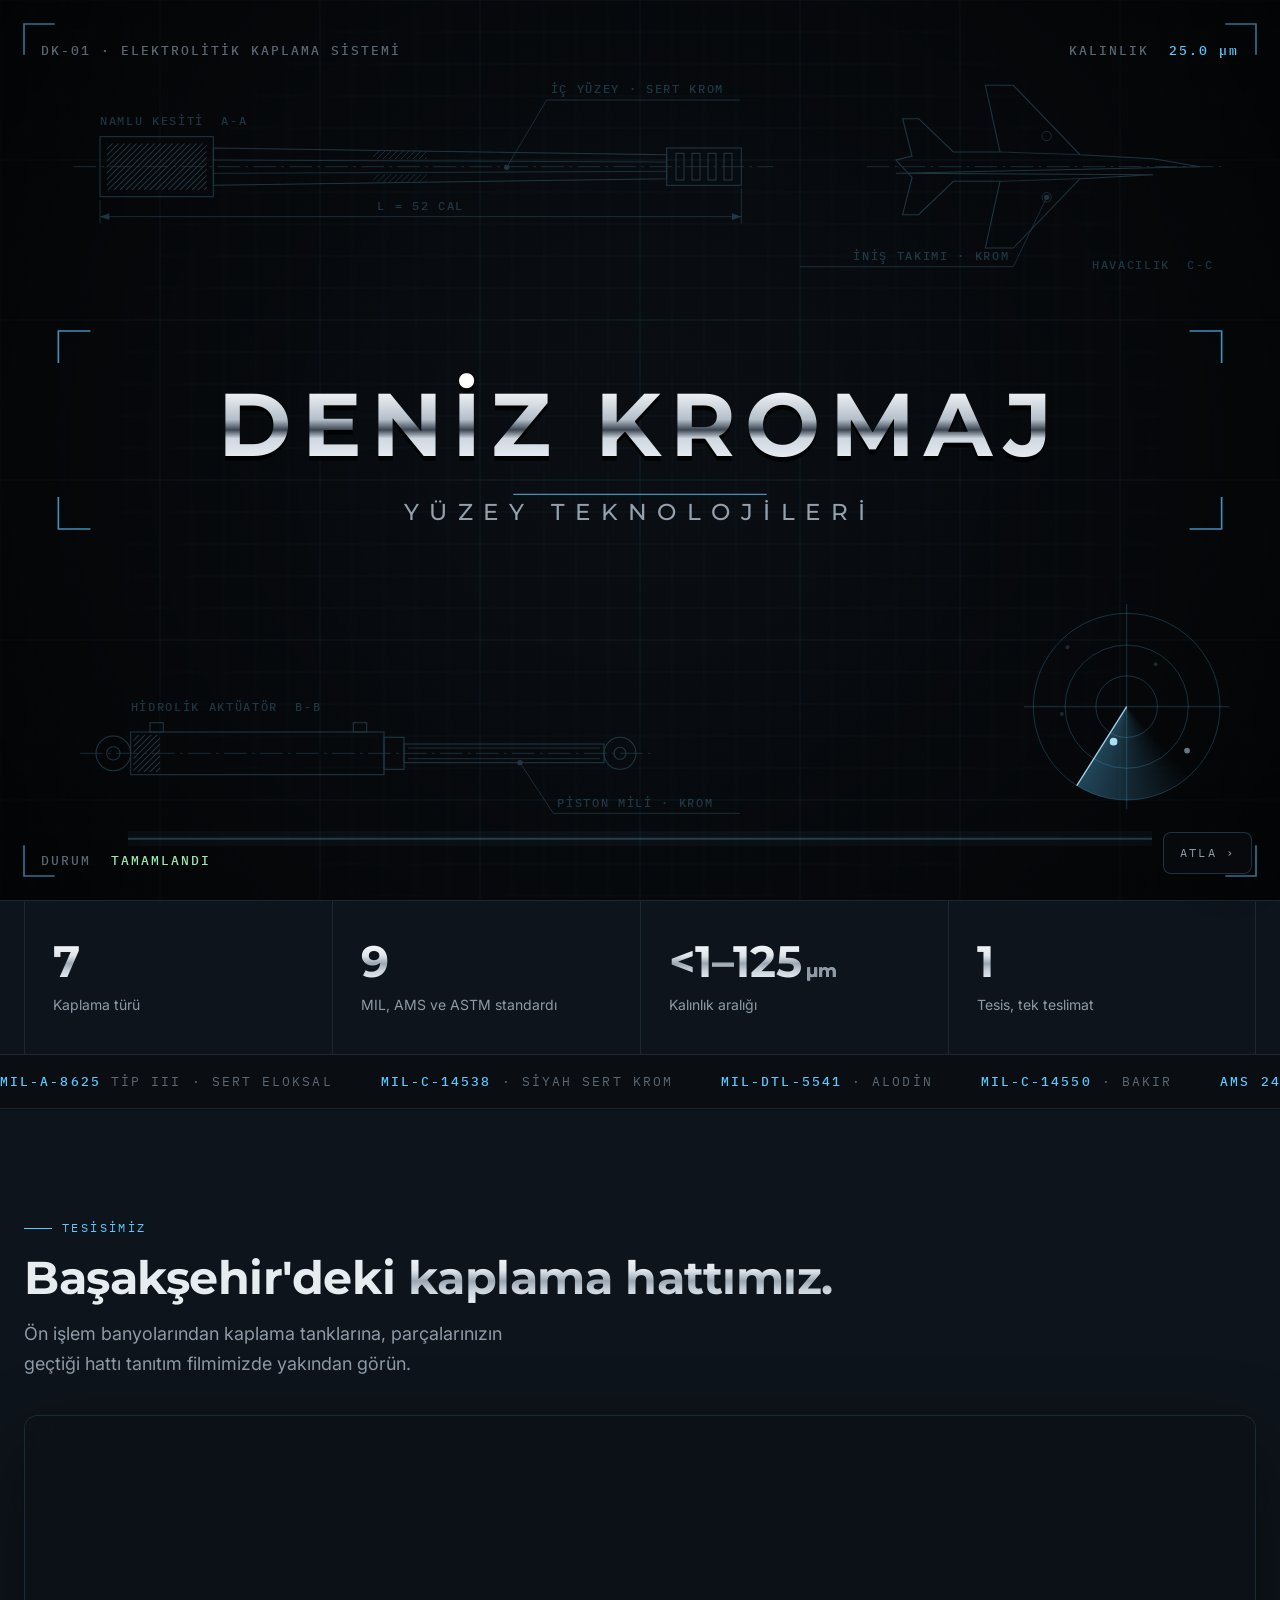
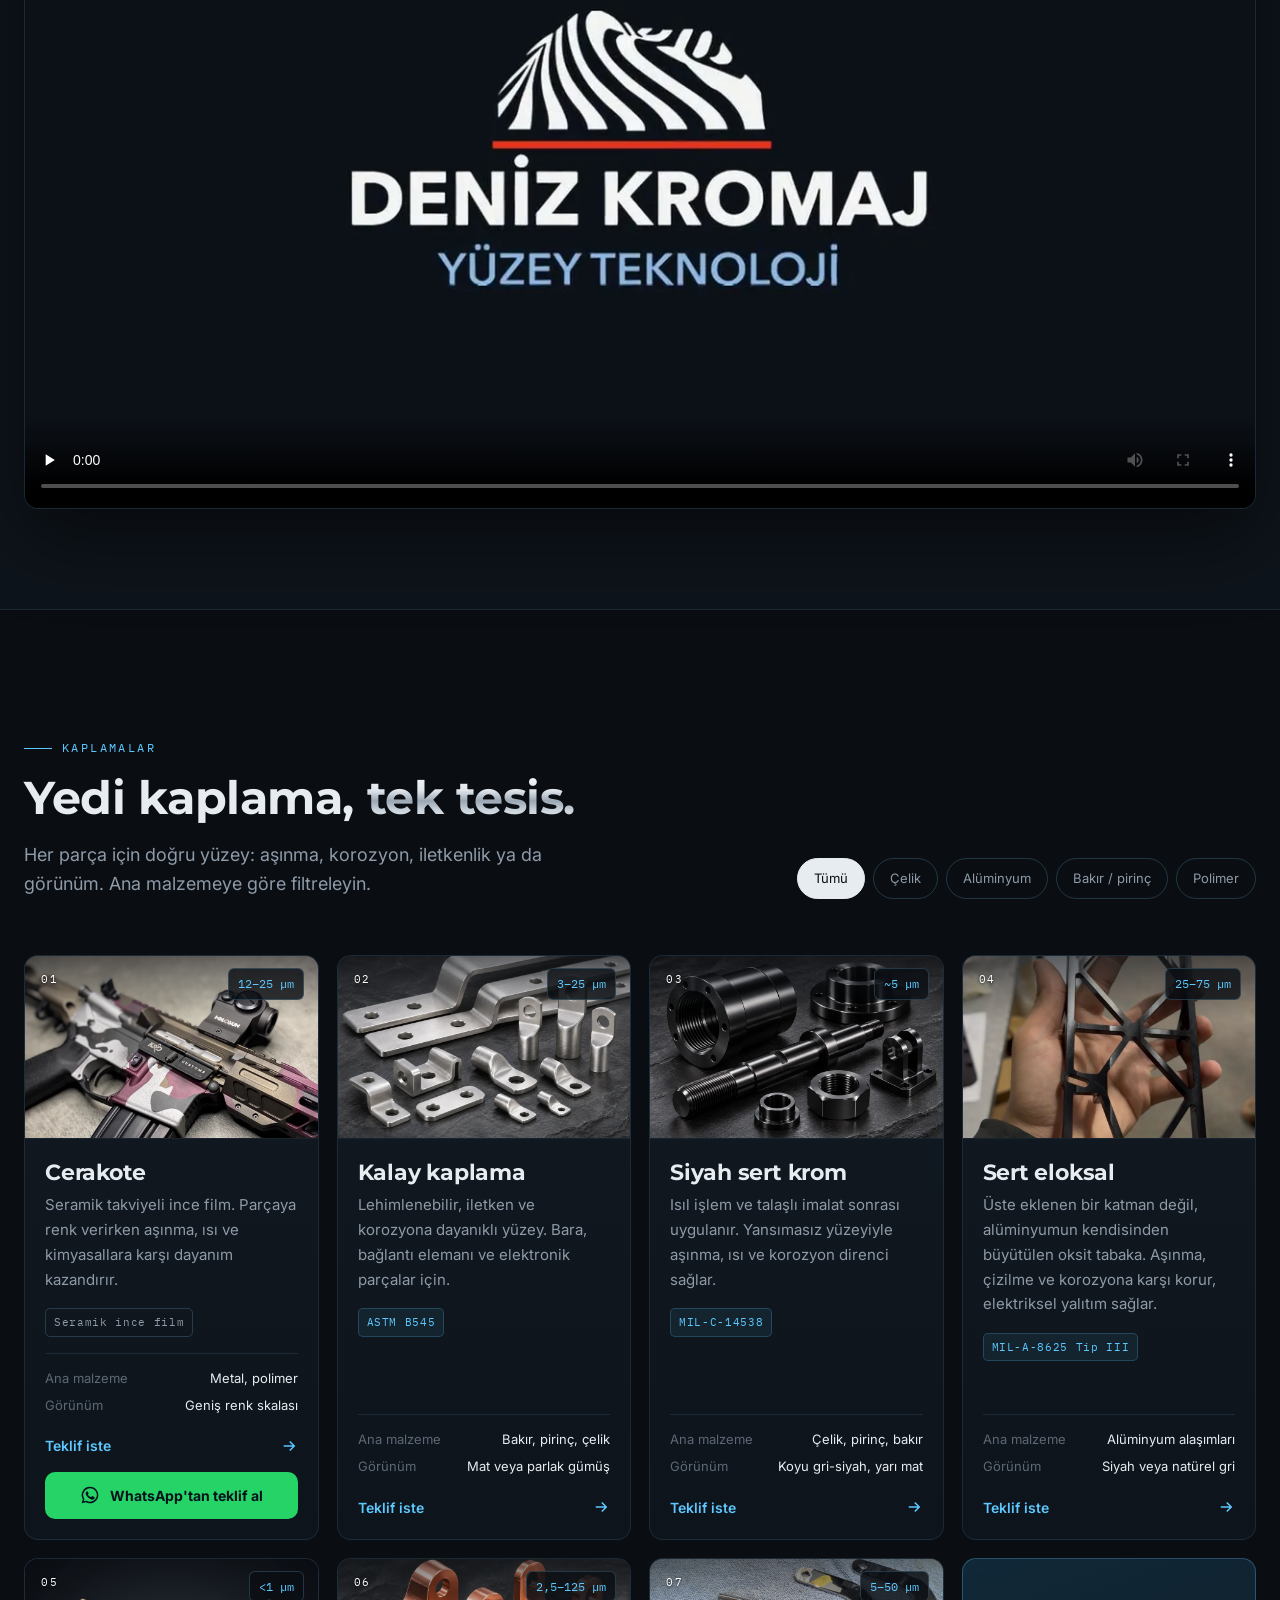
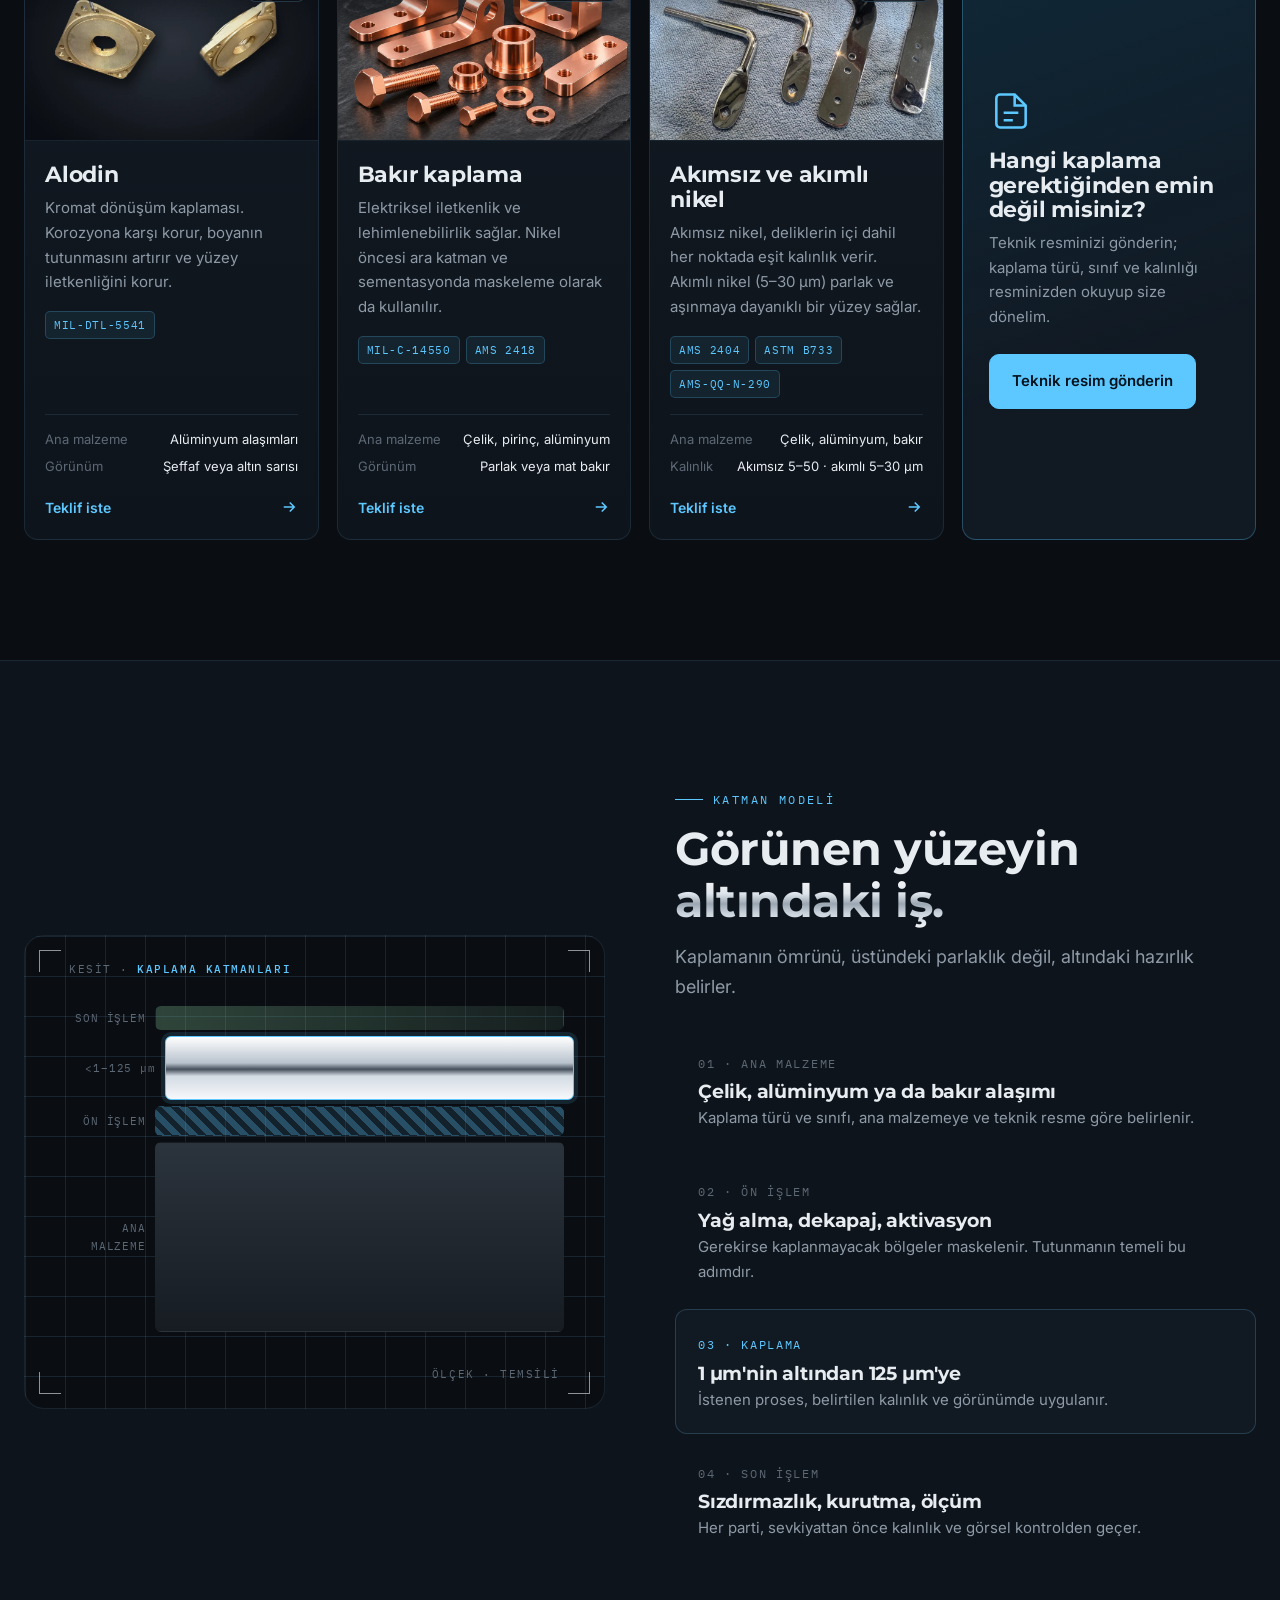
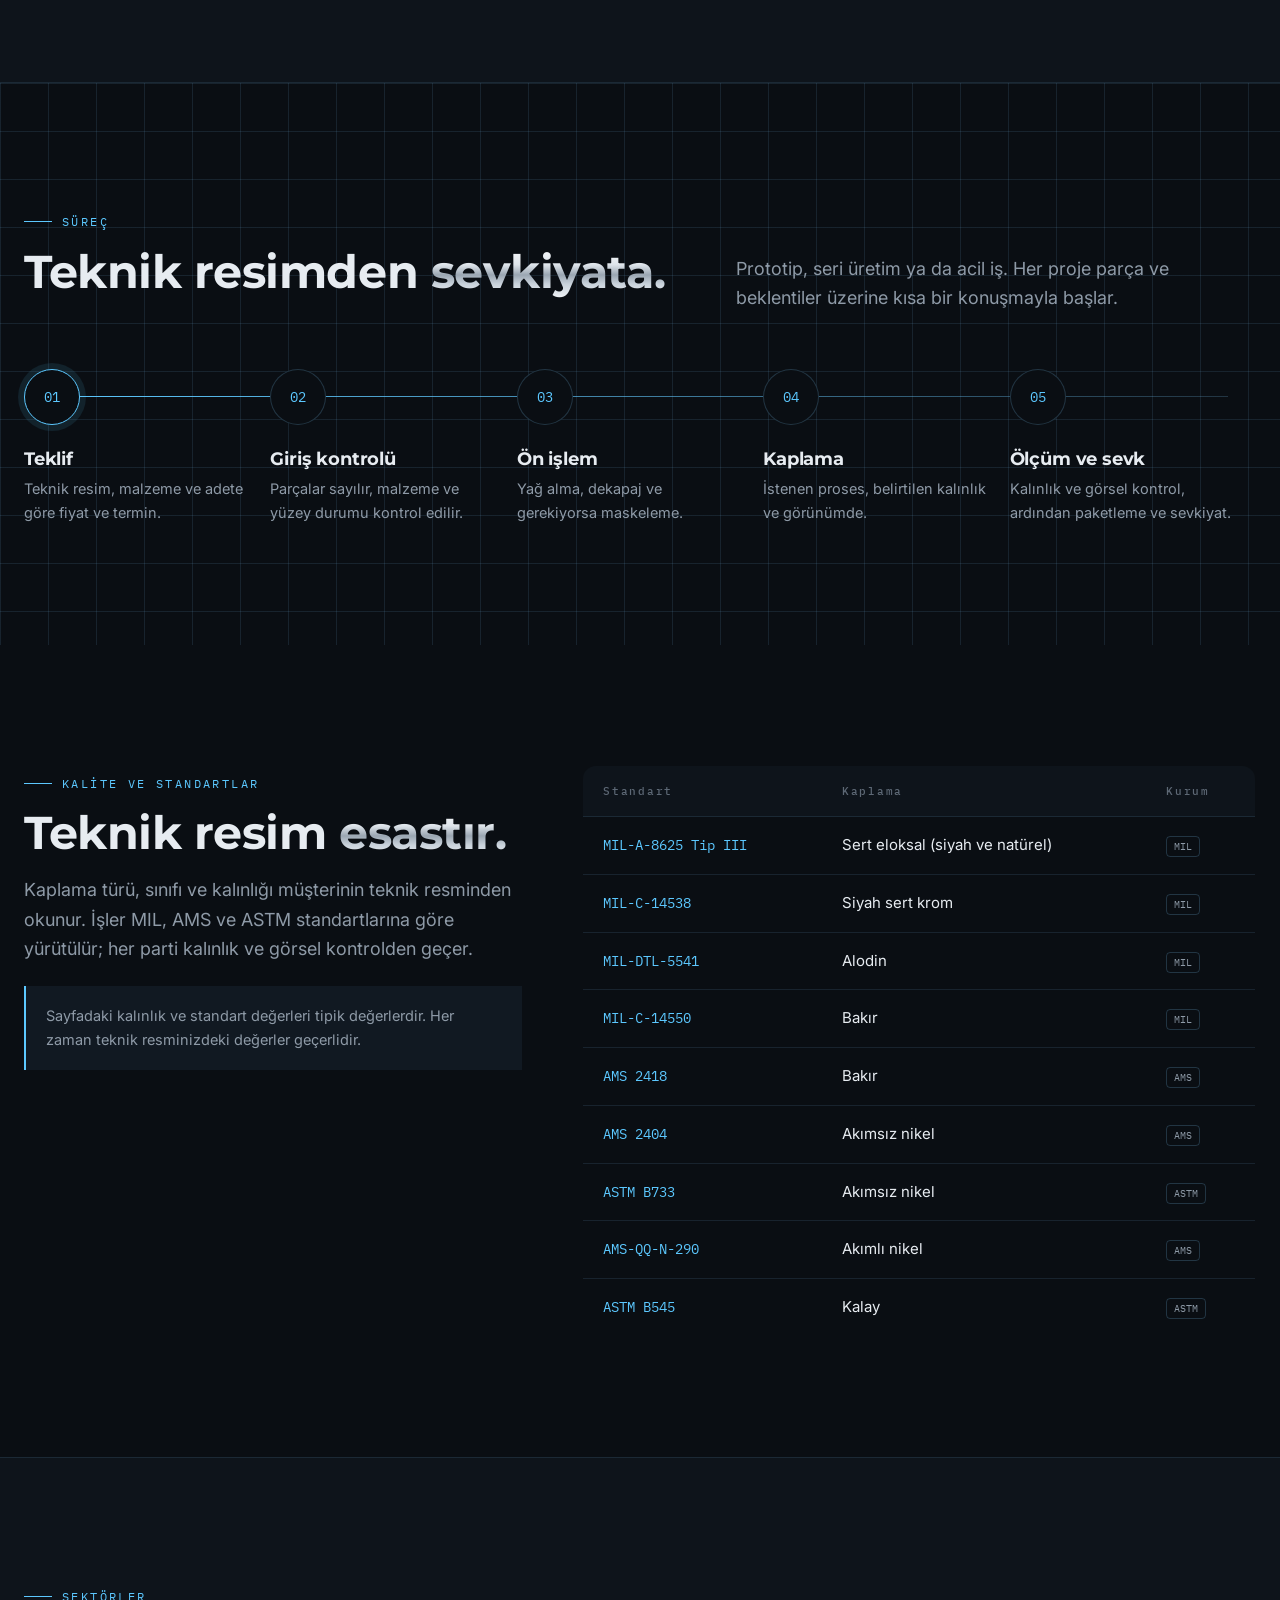
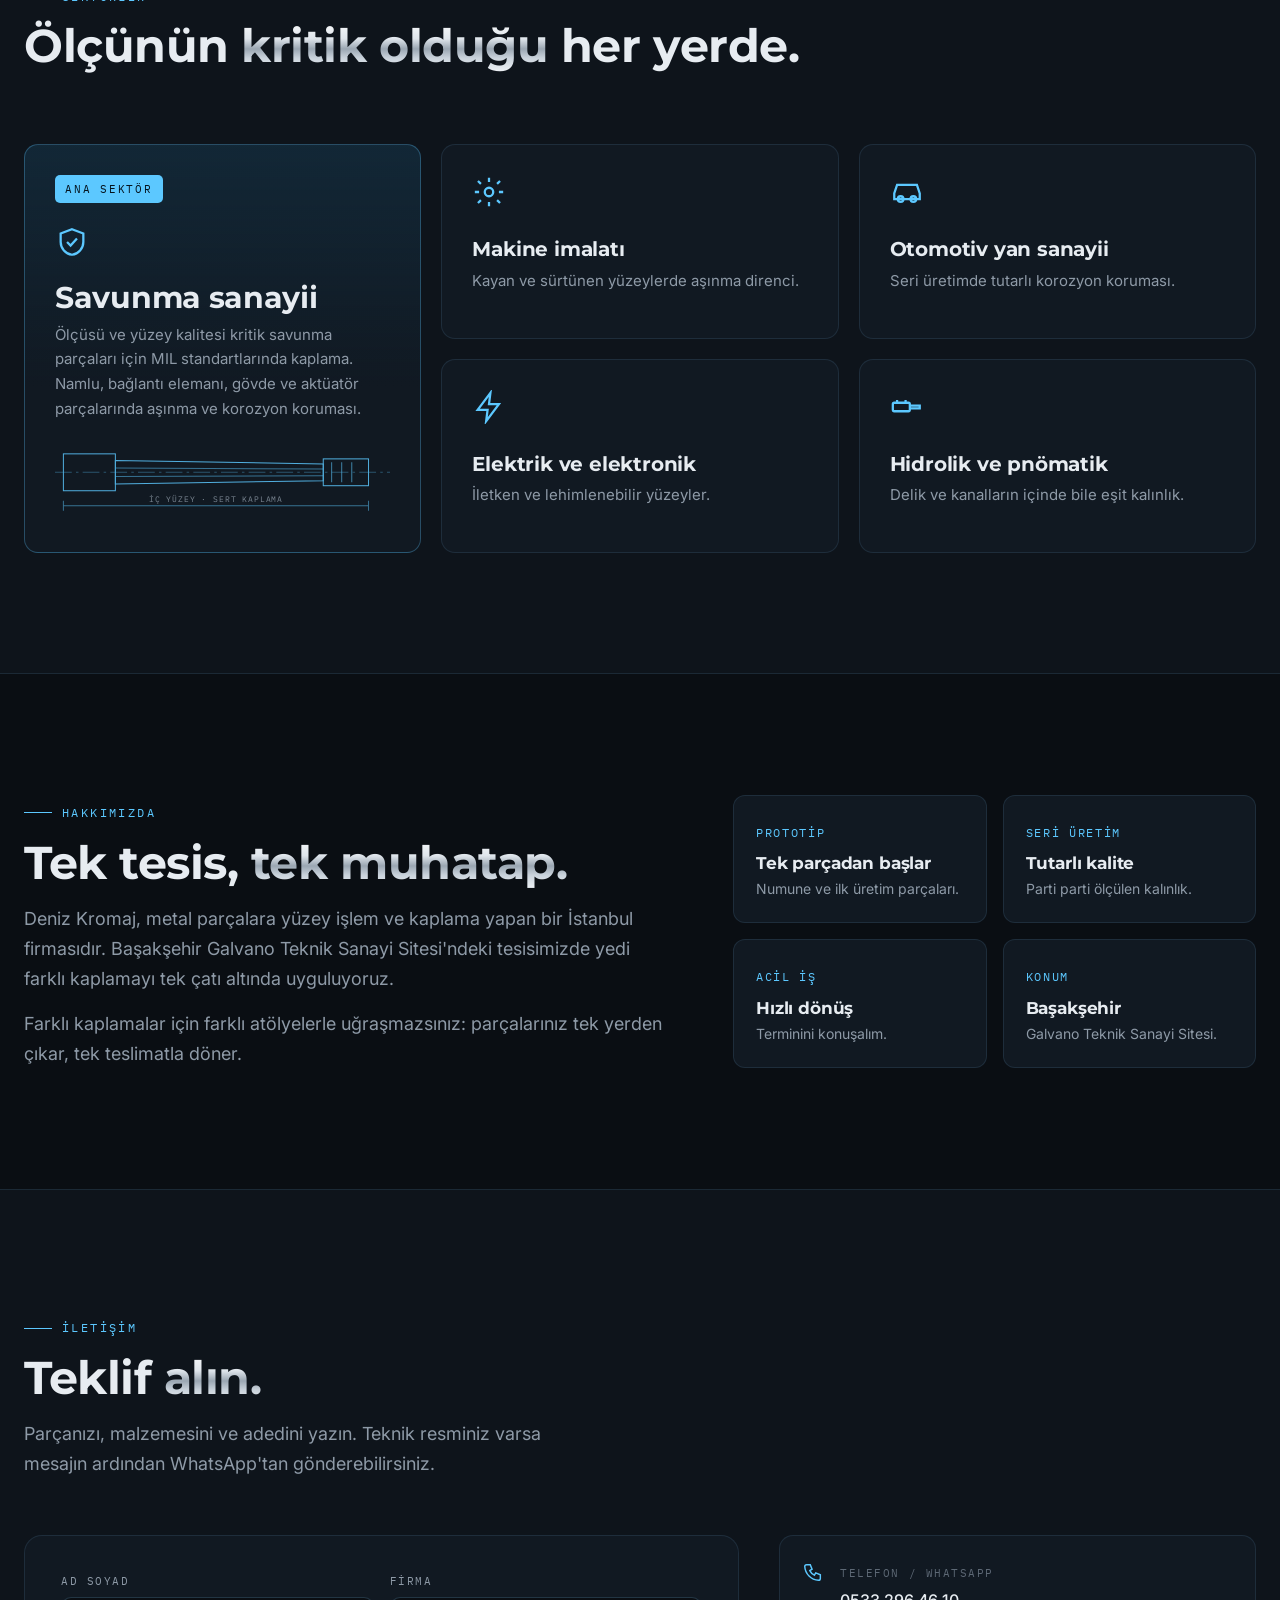
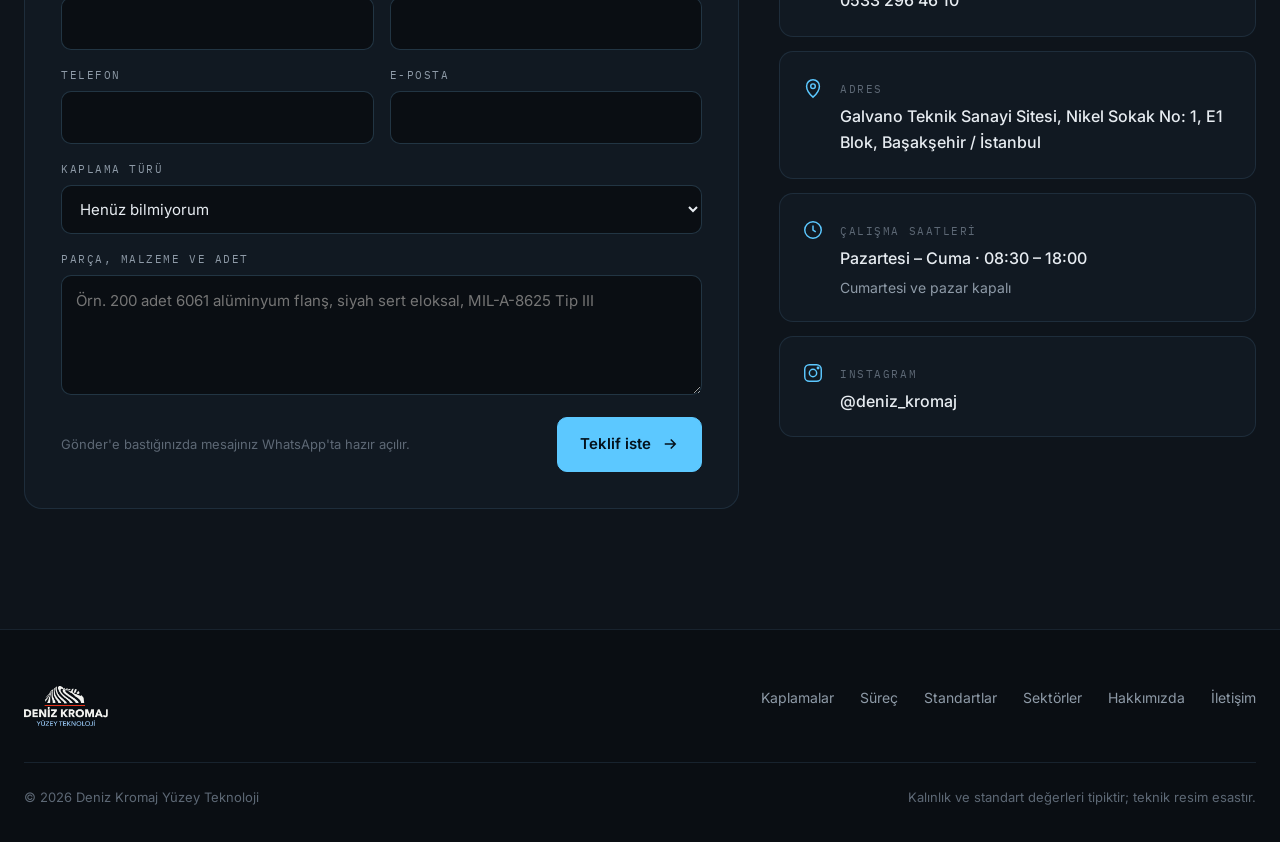
<file: index.html>
<!DOCTYPE html>
<html lang="tr">
<head>
<meta charset="utf-8">
<meta name="viewport" content="width=device-width,initial-scale=1">
<title>Deniz Kromaj Yüzey Teknoloji | Savunma sanayii için MIL, AMS ve ASTM standartlarında kaplama</title>
<meta name="description" content="Cerakote, kalay, siyah sert krom, sert eloksal, alodin, bakır ve nikel kaplama tek tesiste. Savunma sanayii başta olmak üzere MIL, AMS ve ASTM standartlarında yüzey işlem. Başakşehir, İstanbul.">
<meta name="theme-color" content="#0a0e13">
<meta property="og:title" content="Deniz Kromaj Yüzey Teknoloji">
<meta property="og:description" content="Yedi kaplama türü, tek tesis. MIL, AMS ve ASTM standartlarında yüzey işlem.">
<meta property="og:type" content="website">
<link rel="icon" href="assets/logo-renkli.png">
<link rel="preconnect" href="https://fonts.googleapis.com">
<link rel="preconnect" href="https://fonts.gstatic.com" crossorigin>
<link href="https://fonts.googleapis.com/css2?family=IBM+Plex+Mono:wght@500&family=Inter:wght@400;500;600&family=Montserrat:wght@500;600;700&display=swap" rel="stylesheet">
<link rel="stylesheet" href="css/style.css?v=20261116">
<script type="application/ld+json">
{"@context":"https://schema.org","@type":"LocalBusiness","name":"Deniz Kromaj Yüzey Teknoloji","telephone":"+905332964610","address":{"@type":"PostalAddress","streetAddress":"Galvano Teknik Sanayi Sitesi, Nikel Sokak No: 1, E1 Blok","addressLocality":"Başakşehir","addressRegion":"İstanbul","addressCountry":"TR"},"openingHours":"Mo-Fr 08:30-18:00","sameAs":["https://www.instagram.com/deniz_kromaj/"]}
</script>
</head>
<body>

<div id="intro" aria-hidden="true">
  <canvas id="intro-cv"></canvas>
  <button id="intro-skip" type="button">ATLA ›</button>
</div>

<header class="header" id="top">
  <div class="container">
    <a href="#anasayfa" class="logo" aria-label="Deniz Kromaj ana sayfa">
      <img src="assets/logo-beyaz.png" alt="Deniz Kromaj Yüzey Teknoloji" onerror="this.nextElementSibling.hidden=false;this.remove()">
      <span class="logo-text" hidden>DENİZ KROMAJ<small>YÜZEY TEKNOLOJİ</small></span>
    </a>
    <nav class="nav" id="nav">
      <a href="#kaplamalar">Kaplamalar</a>
      <a href="#tesis">Tesis</a>
      <a href="#surec">Süreç</a>
      <a href="#standartlar">Standartlar</a>
      <a href="#sektorler">Sektörler</a>
      <a href="#hakkimizda">Hakkımızda</a>
      <a href="musteri.html">Müşteri Girişi</a>
      <a href="#iletisim" class="btn btn-primary">Teklif alın</a>
    </nav>
    <button class="burger" id="burger" aria-label="Menüyü aç"><span></span><span></span><span></span></button>
  </div>
</header>

<main>
<!-- HERO -->
<section class="hero" id="anasayfa">
  <div class="grid-bg"></div>
  <div class="container hero-inner">
    <div>
      <span class="eyebrow rv">Savunma sanayii · yüzey işlem ve kaplama</span>
      <h1 class="rv">Metale<span class="chrome-text">ikinci bir deri.</span></h1>
      <p class="lead rv">Cerakote'tan akımsız nikele yedi kaplama, tek tesiste. Savunma sanayii başta olmak üzere ölçüsü ve yüzey kalitesi kritik parçalar için MIL, AMS ve ASTM standartlarında.</p>
      <div class="hero-ctas rv">
        <a href="#iletisim" class="btn btn-primary">Teklif alın
          <svg viewBox="0 0 24 24" fill="none" stroke="currentColor" stroke-width="2"><path d="M5 12h14M13 6l6 6-6 6"/></svg></a>
        <a href="#kaplamalar" class="btn">Kaplamaları inceleyin</a>
      </div>
      <div class="hero-tags rv">
        <span class="tag">MIL-A-8625</span><span class="tag">MIL-C-14538</span><span class="tag">MIL-DTL-5541</span><span class="tag">AMS 2404</span><span class="tag">ASTM B733</span>
      </div>
    </div>

    <div class="hero-visual rv" aria-hidden="true">
      <span class="corner tl"></span><span class="corner tr"></span><span class="corner bl"></span><span class="corner br"></span>
      <div class="scan"></div>
      <span class="hv-label" style="top:24px;left:44px">PARÇA · <b>PİSTON MİLİ</b></span>
      <span class="hv-label" style="top:24px;right:44px">DK · TEKNİK RESİM</span>
      <span class="hv-label" style="bottom:24px;left:44px">KAPLAMA · <b>SERT KROM</b></span>
      <span class="hv-label" style="bottom:24px;right:44px">ARALIK · <b>&lt;1–125 µm</b></span>
      <svg viewBox="0 0 600 600" class="draw">
        <defs>
          <linearGradient id="chr" x1="0" y1="0" x2="0" y2="1">
            <stop offset="0" stop-color="#ffffff"/><stop offset=".42" stop-color="#b8c2cd"/><stop offset=".52" stop-color="#45505c"/><stop offset=".63" stop-color="#d3dbe3"/><stop offset="1" stop-color="#f6f8fb"/>
          </linearGradient>
          <pattern id="hat" width="8" height="8" patternUnits="userSpaceOnUse" patternTransform="rotate(45)"><line x1="0" y1="0" x2="0" y2="8" stroke="#5cc8ff" stroke-width="1.2" opacity=".55"/></pattern>
          <clipPath id="zc"><circle cx="170" cy="150" r="78"/></clipPath>
        </defs>
        <g stroke="#5cc8ff" stroke-width="1.4" fill="none" opacity=".9">
          <line x1="30" y1="330" x2="570" y2="330" stroke-dasharray="26 6 3 6" opacity=".5"/>
          <rect x="70" y="292" width="350" height="76" fill="url(#chr)" stroke="#9fdcff"/>
          <path d="M80 292v76M92 292v76M104 292v76M116 292v76" opacity=".7"/>
          <rect x="420" y="228" width="58" height="204" fill="url(#hat)"/>
          <rect x="478" y="268" width="56" height="124"/>
          <circle cx="449" cy="252" r="7"/><circle cx="449" cy="408" r="7"/>
          <path d="M250 292v-70M250 368v70" opacity=".5"/>
          <path d="M250 292l-5 -12h10zM250 368l-5 12h10z" fill="#5cc8ff" stroke="none"/>
          <path d="M70 470h464M70 455v30M534 455v30" opacity=".7"/>
          <path d="M70 470l12 -5v10zM534 470l-12 -5v10z" fill="#5cc8ff" stroke="none"/>
          <circle cx="170" cy="150" r="78" stroke-width="1.6"/>
          <path d="M170 228L190 292" stroke-dasharray="4 4"/>
          <circle cx="190" cy="292" r="4" fill="#5cc8ff"/>
        </g>
        <g clip-path="url(#zc)">
          <rect x="80" y="160" width="190" height="80" fill="#1d252e"/>
          <rect x="80" y="150" width="190" height="10" fill="url(#hat)"/>
          <rect x="80" y="118" width="190" height="32" fill="url(#chr)"/>
          <rect x="80" y="112" width="190" height="6" fill="#9be7b0" opacity=".55"/>
        </g>
        <g font-family="IBM Plex Mono, monospace" font-size="12" fill="#8e9aa7" letter-spacing="1.5">
          <text x="258" y="250">Ø40 h7</text>
          <text x="280" y="460" text-anchor="middle">L 464</text>
          <text x="262" y="112" fill="#5cc8ff">KAPLAMA · 25 µm</text>
          <text x="262" y="132">ÖN İŞLEM</text>
          <text x="262" y="152">ANA MALZEME</text>
          <text x="70" y="530">DETAY A · KESİT</text>
        </g>
      </svg>
    </div>
  </div>
</section>

<!-- STATS -->
<div class="stats">
  <div class="container">
    <div class="stat rv"><div class="num chrome-text" data-count="7">7</div><p>Kaplama türü</p></div>
    <div class="stat rv"><div class="num chrome-text" data-count="9">9</div><p>MIL, AMS ve ASTM standardı</p></div>
    <div class="stat rv"><div class="num chrome-text">&lt;1–125<small>µm</small></div><p>Kalınlık aralığı</p></div>
    <div class="stat rv"><div class="num chrome-text" data-count="1">1</div><p>Tesis, tek teslimat</p></div>
  </div>
</div>
<div class="ticker" aria-hidden="true">
  <div class="ticker-track">
    <span><b>MIL-A-8625</b> TİP III · SERT ELOKSAL</span><span><b>MIL-C-14538</b> · SİYAH SERT KROM</span><span><b>MIL-DTL-5541</b> · ALODİN</span><span><b>MIL-C-14550</b> · BAKIR</span><span><b>AMS 2418</b> · BAKIR</span><span><b>AMS 2404</b> · AKIMSIZ NİKEL</span><span><b>ASTM B733</b> · AKIMSIZ NİKEL</span><span><b>AMS-QQ-N-290</b> · AKIMLI NİKEL</span><span><b>ASTM B545</b> · KALAY</span>
    <span><b>MIL-A-8625</b> TİP III · SERT ELOKSAL</span><span><b>MIL-C-14538</b> · SİYAH SERT KROM</span><span><b>MIL-DTL-5541</b> · ALODİN</span><span><b>MIL-C-14550</b> · BAKIR</span><span><b>AMS 2418</b> · BAKIR</span><span><b>AMS 2404</b> · AKIMSIZ NİKEL</span><span><b>ASTM B733</b> · AKIMSIZ NİKEL</span><span><b>AMS-QQ-N-290</b> · AKIMLI NİKEL</span><span><b>ASTM B545</b> · KALAY</span>
  </div>
</div>

<!-- TESİS -->
<section class="facility" id="tesis">
  <div class="container">
    <div class="sec-head">
      <div>
        <span class="eyebrow rv">Tesisimiz</span>
        <h2 class="rv">Başakşehir'deki <span class="chrome-text">kaplama hattımız.</span></h2>
        <p class="lead rv">Ön işlem banyolarından kaplama tanklarına, parçalarınızın geçtiği hattı tanıtım filmimizde yakından görün.</p>
      </div>
    </div>
    <div class="video-frame rv">
      <video id="tesis-video" src="assets/tanitim.mp4" poster="assets/tanitim-poster.webp" playsinline controls preload="none" aria-label="Deniz Kromaj tanıtım filmi"></video>
    </div>
  </div>
</section>

<!-- COATINGS -->
<section id="kaplamalar">
  <div class="container">
    <div class="sec-head">
      <div>
        <span class="eyebrow rv">Kaplamalar</span>
        <h2 class="rv">Yedi kaplama, <span class="chrome-text">tek tesis.</span></h2>
        <p class="lead rv">Her parça için doğru yüzey: aşınma, korozyon, iletkenlik ya da görünüm. Ana malzemeye göre filtreleyin.</p>
      </div>
      <div class="filters rv" role="group" aria-label="Ana malzemeye göre filtrele">
        <button class="chip on" data-f="all">Tümü</button>
        <button class="chip" data-f="celik">Çelik</button>
        <button class="chip" data-f="aluminyum">Alüminyum</button>
        <button class="chip" data-f="bakir">Bakır / pirinç</button>
        <button class="chip" data-f="polimer">Polimer</button>
      </div>
    </div>

    <div class="coatings">
      <article class="card rv" data-m="celik aluminyum bakir polimer">
        <div class="card-media" style="--tone:#7b5236"><span class="mono">01</span><span class="thk">12–25 µm</span>
          <img src="assets/kaplama-cerakote.webp?v=20261116" alt="Cerakote kaplanmış tüfek gövdesi" loading="lazy" onerror="this.parentNode.classList.add('noimg');this.remove()"><span class="swatch"></span></div>
        <div class="card-body">
          <h3>Cerakote</h3>
          <p>Seramik takviyeli ince film. Parçaya renk verirken aşınma, ısı ve kimyasallara karşı dayanım kazandırır.</p>
          <div class="stds"><span class="std none">Seramik ince film</span></div>
          <dl class="meta"><div><dt>Ana malzeme</dt><dd>Metal, polimer</dd></div><div><dt>Görünüm</dt><dd>Geniş renk skalası</dd></div></dl>
          <a class="card-cta" data-wa="Cerakote" href="#iletisim">Teklif iste <svg viewBox="0 0 24 24" fill="none" stroke="currentColor" stroke-width="2"><path d="M5 12h14M13 6l6 6-6 6"/></svg></a>
          <a class="card-wa" href="https://wa.me/905332964610?text=Merhaba%2C%20Cerakote%20kaplama%20i%C3%A7in%20teklif%20almak%20istiyorum." target="_blank" rel="noopener"><svg viewBox="0 0 24 24" fill="currentColor" aria-hidden="true"><path d="M12 2a10 10 0 00-8.6 15.1L2 22l5-1.3A10 10 0 1012 2zm0 18.2a8.2 8.2 0 01-4.2-1.2l-.3-.2-3 .8.8-2.9-.2-.3A8.2 8.2 0 1112 20.2zm4.5-6.1c-.2-.1-1.5-.7-1.7-.8s-.4-.1-.6.1-.7.8-.8 1-.3.2-.5.1a6.7 6.7 0 01-3.3-2.9c-.2-.4.2-.4.7-1.3.1-.2 0-.3 0-.4l-.8-1.8c-.2-.5-.4-.4-.6-.4h-.5a1 1 0 00-.7.3 3 3 0 00-.9 2.2 5.2 5.2 0 001.1 2.7 11.8 11.8 0 004.5 4c1.7.7 2.3.8 3.2.6a2.7 2.7 0 001.8-1.3 2.2 2.2 0 00.2-1.3c-.1-.1-.3-.2-.5-.3z"/></svg> WhatsApp'tan teklif al</a>
        </div>
      </article>

      <article class="card rv" data-m="bakir celik">
        <div class="card-media" style="--tone:#c9cfd6"><span class="mono">02</span><span class="thk">3–25 µm</span>
          <img src="assets/kaplama-kalay.webp?v=20261116" alt="Kalay kaplı baralar ve kablo pabuçları" loading="lazy" onerror="this.parentNode.classList.add('noimg');this.remove()"><span class="swatch"></span></div>
        <div class="card-body">
          <h3>Kalay kaplama</h3>
          <p>Lehimlenebilir, iletken ve korozyona dayanıklı yüzey. Bara, bağlantı elemanı ve elektronik parçalar için.</p>
          <div class="stds"><span class="std">ASTM B545</span></div>
          <dl class="meta"><div><dt>Ana malzeme</dt><dd>Bakır, pirinç, çelik</dd></div><div><dt>Görünüm</dt><dd>Mat veya parlak gümüş</dd></div></dl>
          <a class="card-cta" data-wa="Kalay kaplama" href="#iletisim">Teklif iste <svg viewBox="0 0 24 24" fill="none" stroke="currentColor" stroke-width="2"><path d="M5 12h14M13 6l6 6-6 6"/></svg></a>
        </div>
      </article>

      <article class="card rv" data-m="celik bakir">
        <div class="card-media" style="--tone:#2a2f35"><span class="mono">03</span><span class="thk">~5 µm</span>
          <img src="assets/kaplama-krom.webp?v=20261116" alt="Siyah sert krom kaplı işlenmiş çelik parçalar" loading="lazy" onerror="this.parentNode.classList.add('noimg');this.remove()"><span class="swatch"></span></div>
        <div class="card-body">
          <h3>Siyah sert krom</h3>
          <p>Isıl işlem ve talaşlı imalat sonrası uygulanır. Yansımasız yüzeyiyle aşınma, ısı ve korozyon direnci sağlar.</p>
          <div class="stds"><span class="std">MIL-C-14538</span></div>
          <dl class="meta"><div><dt>Ana malzeme</dt><dd>Çelik, pirinç, bakır</dd></div><div><dt>Görünüm</dt><dd>Koyu gri-siyah, yarı mat</dd></div></dl>
          <a class="card-cta" data-wa="Siyah sert krom" href="#iletisim">Teklif iste <svg viewBox="0 0 24 24" fill="none" stroke="currentColor" stroke-width="2"><path d="M5 12h14M13 6l6 6-6 6"/></svg></a>
        </div>
      </article>

      <article class="card rv" data-m="aluminyum">
        <div class="card-media" style="--tone:#1d2126"><span class="mono">04</span><span class="thk">25–75 µm</span>
          <img src="assets/kaplama-eloksal.webp?v=20261116" alt="Siyah sert eloksallı alüminyum parça" loading="lazy" onerror="this.parentNode.classList.add('noimg');this.remove()"><span class="swatch"></span></div>
        <div class="card-body">
          <h3>Sert eloksal</h3>
          <p>Üste eklenen bir katman değil, alüminyumun kendisinden büyütülen oksit tabaka. Aşınma, çizilme ve korozyona karşı korur, elektriksel yalıtım sağlar.</p>
          <div class="stds"><span class="std">MIL-A-8625 Tip III</span></div>
          <dl class="meta"><div><dt>Ana malzeme</dt><dd>Alüminyum alaşımları</dd></div><div><dt>Görünüm</dt><dd>Siyah veya natürel gri</dd></div></dl>
          <a class="card-cta" data-wa="Sert eloksal" href="#iletisim">Teklif iste <svg viewBox="0 0 24 24" fill="none" stroke="currentColor" stroke-width="2"><path d="M5 12h14M13 6l6 6-6 6"/></svg></a>
        </div>
      </article>

      <article class="card rv" data-m="aluminyum">
        <div class="card-media" style="--tone:#c9a640"><span class="mono">05</span><span class="thk">&lt;1 µm</span>
          <img src="assets/kaplama-alodin.webp?v=20261117" alt="Alodin kaplamalı pirinç flanş parçalar" loading="lazy" onerror="this.parentNode.classList.add('noimg');this.remove()"><span class="swatch"></span></div>
        <div class="card-body">
          <h3>Alodin</h3>
          <p>Kromat dönüşüm kaplaması. Korozyona karşı korur, boyanın tutunmasını artırır ve yüzey iletkenliğini korur.</p>
          <div class="stds"><span class="std">MIL-DTL-5541</span></div>
          <dl class="meta"><div><dt>Ana malzeme</dt><dd>Alüminyum alaşımları</dd></div><div><dt>Görünüm</dt><dd>Şeffaf veya altın sarısı</dd></div></dl>
          <a class="card-cta" data-wa="Alodin kaplama" href="#iletisim">Teklif iste <svg viewBox="0 0 24 24" fill="none" stroke="currentColor" stroke-width="2"><path d="M5 12h14M13 6l6 6-6 6"/></svg></a>
        </div>
      </article>

      <article class="card rv" data-m="celik bakir aluminyum">
        <div class="card-media" style="--tone:#b8693c"><span class="mono">06</span><span class="thk">2,5–125 µm</span>
          <img src="assets/kaplama-bakir.webp?v=20261116" alt="Bakır kaplı braket, burç ve cıvatalar" loading="lazy" onerror="this.parentNode.classList.add('noimg');this.remove()"><span class="swatch"></span></div>
        <div class="card-body">
          <h3>Bakır kaplama</h3>
          <p>Elektriksel iletkenlik ve lehimlenebilirlik sağlar. Nikel öncesi ara katman ve sementasyonda maskeleme olarak da kullanılır.</p>
          <div class="stds"><span class="std">MIL-C-14550</span><span class="std">AMS 2418</span></div>
          <dl class="meta"><div><dt>Ana malzeme</dt><dd>Çelik, pirinç, alüminyum</dd></div><div><dt>Görünüm</dt><dd>Parlak veya mat bakır</dd></div></dl>
          <a class="card-cta" data-wa="Bakır kaplama" href="#iletisim">Teklif iste <svg viewBox="0 0 24 24" fill="none" stroke="currentColor" stroke-width="2"><path d="M5 12h14M13 6l6 6-6 6"/></svg></a>
        </div>
      </article>

      <article class="card rv" data-m="celik aluminyum bakir">
        <div class="card-media" style="--tone:#b9bcc0"><span class="mono">07</span><span class="thk">5–50 µm</span>
          <img src="assets/kaplama-nikel.webp?v=20261116" alt="Parlak nikel kaplı kol ve braketler" loading="lazy" onerror="this.parentNode.classList.add('noimg');this.remove()"><span class="swatch"></span></div>
        <div class="card-body">
          <h3>Akımsız ve akımlı nikel</h3>
          <p>Akımsız nikel, deliklerin içi dahil her noktada eşit kalınlık verir. Akımlı nikel (5–30 µm) parlak ve aşınmaya dayanıklı bir yüzey sağlar.</p>
          <div class="stds"><span class="std">AMS 2404</span><span class="std">ASTM B733</span><span class="std">AMS-QQ-N-290</span></div>
          <dl class="meta"><div><dt>Ana malzeme</dt><dd>Çelik, alüminyum, bakır</dd></div><div><dt>Kalınlık</dt><dd>Akımsız 5–50 · akımlı 5–30 µm</dd></div></dl>
          <a class="card-cta" data-wa="Nikel kaplama" href="#iletisim">Teklif iste <svg viewBox="0 0 24 24" fill="none" stroke="currentColor" stroke-width="2"><path d="M5 12h14M13 6l6 6-6 6"/></svg></a>
        </div>
      </article>

      <div class="card cta-card rv">
        <svg class="big" viewBox="0 0 24 24" fill="none" stroke="currentColor" stroke-width="1.4"><path d="M14 3H6a2 2 0 00-2 2v14a2 2 0 002 2h12a2 2 0 002-2V9z"/><path d="M14 3v6h6M8 13h8M8 17h5"/></svg>
        <h3>Hangi kaplama gerektiğinden emin değil misiniz?</h3>
        <p>Teknik resminizi gönderin; kaplama türü, sınıf ve kalınlığı resminizden okuyup size dönelim.</p>
        <a href="#iletisim" class="btn btn-primary" style="align-self:flex-start">Teknik resim gönderin</a>
      </div>
    </div>
  </div>
</section>

<!-- LAYERS -->
<section class="layers">
  <div class="container layers-inner">
    <div class="stack rv" id="stack" aria-hidden="true">
      <span class="corner tl"></span><span class="corner tr"></span><span class="corner bl"></span><span class="corner br"></span>
      <span class="hv-label" style="top:24px;left:44px">KESİT · <b>KAPLAMA KATMANLARI</b></span>
      <span class="hv-label" style="bottom:24px;right:44px">ÖLÇEK · TEMSİLİ</span>
      <div class="plate post" data-i="3" data-um="SON İŞLEM"></div>
      <div class="plate coat on" data-i="2" data-um="<1–125 µm"></div>
      <div class="plate pre" data-i="1" data-um="ÖN İŞLEM"></div>
      <div class="plate base" data-i="0" data-um="ANA MALZEME"></div>
    </div>
    <div>
      <span class="eyebrow rv">Katman modeli</span>
      <h2 class="rv">Görünen yüzeyin <span class="chrome-text">altındaki iş.</span></h2>
      <p class="lead rv" style="margin-bottom:26px">Kaplamanın ömrünü, üstündeki parlaklık değil, altındaki hazırlık belirler.</p>
      <div class="steps-list" id="lsteps">
        <div class="lstep rv" data-i="0"><span class="mono">01 · Ana malzeme</span><h3>Çelik, alüminyum ya da bakır alaşımı</h3><p>Kaplama türü ve sınıfı, ana malzemeye ve teknik resme göre belirlenir.</p></div>
        <div class="lstep rv" data-i="1"><span class="mono">02 · Ön işlem</span><h3>Yağ alma, dekapaj, aktivasyon</h3><p>Gerekirse kaplanmayacak bölgeler maskelenir. Tutunmanın temeli bu adımdır.</p></div>
        <div class="lstep on rv" data-i="2"><span class="mono">03 · Kaplama</span><h3>1 µm'nin altından 125 µm'ye</h3><p>İstenen proses, belirtilen kalınlık ve görünümde uygulanır.</p></div>
        <div class="lstep rv" data-i="3"><span class="mono">04 · Son işlem</span><h3>Sızdırmazlık, kurutma, ölçüm</h3><p>Her parti, sevkiyattan önce kalınlık ve görsel kontrolden geçer.</p></div>
      </div>
    </div>
  </div>
</section>

<!-- PROCESS -->
<section id="surec" class="grid-bg" style="background-color:var(--bg)">
  <div class="container">
    <div class="sec-head">
      <div>
        <span class="eyebrow rv">Süreç</span>
        <h2 class="rv">Teknik resimden <span class="chrome-text">sevkiyata.</span></h2>
      </div>
      <p class="lead rv">Prototip, seri üretim ya da acil iş. Her proje parça ve beklentiler üzerine kısa bir konuşmayla başlar.</p>
    </div>
    <div class="process">
      <div class="pstep rv"><div class="pnum">01</div><div><h3>Teklif</h3><p>Teknik resim, malzeme ve adete göre fiyat ve termin.</p></div></div>
      <div class="pstep rv"><div class="pnum">02</div><div><h3>Giriş kontrolü</h3><p>Parçalar sayılır, malzeme ve yüzey durumu kontrol edilir.</p></div></div>
      <div class="pstep rv"><div class="pnum">03</div><div><h3>Ön işlem</h3><p>Yağ alma, dekapaj ve gerekiyorsa maskeleme.</p></div></div>
      <div class="pstep rv"><div class="pnum">04</div><div><h3>Kaplama</h3><p>İstenen proses, belirtilen kalınlık ve görünümde.</p></div></div>
      <div class="pstep rv"><div class="pnum">05</div><div><h3>Ölçüm ve sevk</h3><p>Kalınlık ve görsel kontrol, ardından paketleme ve sevkiyat.</p></div></div>
    </div>
  </div>
</section>

<!-- STANDARDS -->
<section id="standartlar">
  <div class="container std-wrap">
    <div>
      <span class="eyebrow rv">Kalite ve standartlar</span>
      <h2 class="rv">Teknik resim <span class="chrome-text">esastır.</span></h2>
      <p class="lead rv">Kaplama türü, sınıfı ve kalınlığı müşterinin teknik resminden okunur. İşler MIL, AMS ve ASTM standartlarına göre yürütülür; her parti kalınlık ve görsel kontrolden geçer.</p>
      <div class="note rv">Sayfadaki kalınlık ve standart değerleri tipik değerlerdir. Her zaman teknik resminizdeki değerler geçerlidir.</div>
    </div>
    <div class="rv" style="overflow-x:auto">
      <table class="std-table">
        <thead><tr><th>Standart</th><th>Kaplama</th><th>Kurum</th></tr></thead>
        <tbody>
          <tr><td>MIL-A-8625 Tip III</td><td>Sert eloksal (siyah ve natürel)</td><td><span class="org">MIL</span></td></tr>
          <tr><td>MIL-C-14538</td><td>Siyah sert krom</td><td><span class="org">MIL</span></td></tr>
          <tr><td>MIL-DTL-5541</td><td>Alodin</td><td><span class="org">MIL</span></td></tr>
          <tr><td>MIL-C-14550</td><td>Bakır</td><td><span class="org">MIL</span></td></tr>
          <tr><td>AMS 2418</td><td>Bakır</td><td><span class="org">AMS</span></td></tr>
          <tr><td>AMS 2404</td><td>Akımsız nikel</td><td><span class="org">AMS</span></td></tr>
          <tr><td>ASTM B733</td><td>Akımsız nikel</td><td><span class="org">ASTM</span></td></tr>
          <tr><td>AMS-QQ-N-290</td><td>Akımlı nikel</td><td><span class="org">AMS</span></td></tr>
          <tr><td>ASTM B545</td><td>Kalay</td><td><span class="org">ASTM</span></td></tr>
        </tbody>
      </table>
    </div>
  </div>
</section>

<!-- SECTORS -->
<section id="sektorler" style="background:var(--bg-2);border-block:1px solid var(--line)">
  <div class="container">
    <div class="sec-head">
      <div>
        <span class="eyebrow rv">Sektörler</span>
        <h2 class="rv">Ölçünün <span class="chrome-text">kritik olduğu</span> her yerde.</h2>
      </div>
    </div>
    <div class="sectors">
      <div class="sector main rv">
        <span class="badge">ANA SEKTÖR</span>
        <svg class="ico" viewBox="0 0 24 24" fill="none" stroke="currentColor" stroke-width="1.6"><path d="M12 3l8 3v6c0 4.5-3.4 8.3-8 9-4.6-.7-8-4.5-8-9V6l8-3z"/><path d="M8.5 12l2.5 2.5 4.5-5"/></svg>
        <h3>Savunma sanayii</h3>
        <p>Ölçüsü ve yüzey kalitesi kritik savunma parçaları için MIL standartlarında kaplama. Namlu, bağlantı elemanı, gövde ve aktüatör parçalarında aşınma ve korozyon koruması.</p>
        <svg class="bp" viewBox="0 0 400 120" fill="none" stroke="#5cc8ff" stroke-width="1.2">
          <line x1="0" y1="60" x2="400" y2="60" stroke-dasharray="20 5 3 5" opacity=".4"/>
          <rect x="10" y="38" width="62" height="44"/><path d="M72 46L320 50V70L72 74Z"/><path d="M72 55L320 56M72 65L320 64" opacity=".6"/>
          <rect x="320" y="44" width="54" height="32"/><path d="M330 48v24M342 48v24M354 48v24" opacity=".7"/>
          <path d="M10 100H374M10 94v12M374 94v12" opacity=".6"/>
          <text x="192" y="96" font-family="IBM Plex Mono,monospace" font-size="9" fill="#8e9aa7" stroke="none" text-anchor="middle" letter-spacing="1">İÇ YÜZEY · SERT KAPLAMA</text>
        </svg>
      </div>
      <div class="sector rv">
        <svg class="ico" viewBox="0 0 24 24" fill="none" stroke="currentColor" stroke-width="1.6"><circle cx="12" cy="12" r="3"/><path d="M12 2v3M12 19v3M4.2 4.2l2.1 2.1M17.7 17.7l2.1 2.1M2 12h3M19 12h3M4.2 19.8l2.1-2.1M17.7 6.3l2.1-2.1"/></svg>
        <h3>Makine imalatı</h3><p>Kayan ve sürtünen yüzeylerde aşınma direnci.</p>
      </div>
      <div class="sector rv">
        <svg class="ico" viewBox="0 0 24 24" fill="none" stroke="currentColor" stroke-width="1.6"><path d="M5 17h14M3 13l2-6h14l2 6v4H3z"/><circle cx="7.5" cy="17" r="2"/><circle cx="16.5" cy="17" r="2"/></svg>
        <h3>Otomotiv yan sanayii</h3><p>Seri üretimde tutarlı korozyon koruması.</p>
      </div>
      <div class="sector rv">
        <svg class="ico" viewBox="0 0 24 24" fill="none" stroke="currentColor" stroke-width="1.6"><path d="M13 2L4 14h7l-1 8 9-12h-7z"/></svg>
        <h3>Elektrik ve elektronik</h3><p>İletken ve lehimlenebilir yüzeyler.</p>
      </div>
      <div class="sector rv">
        <svg class="ico" viewBox="0 0 24 24" fill="none" stroke="currentColor" stroke-width="1.6"><rect x="2" y="9" width="12" height="6" rx="1"/><path d="M14 11h7v2h-7M5 9V7M11 9V7"/></svg>
        <h3>Hidrolik ve pnömatik</h3><p>Delik ve kanalların içinde bile eşit kalınlık.</p>
      </div>
    </div>
  </div>
</section>

<!-- ABOUT -->
<section id="hakkimizda">
  <div class="container about-inner">
    <div>
      <span class="eyebrow rv">Hakkımızda</span>
      <h2 class="rv">Tek tesis, <span class="chrome-text">tek muhatap.</span></h2>
      <p class="lead rv">Deniz Kromaj, metal parçalara yüzey işlem ve kaplama yapan bir İstanbul firmasıdır. Başakşehir Galvano Teknik Sanayi Sitesi'ndeki tesisimizde yedi farklı kaplamayı tek çatı altında uyguluyoruz.</p>
      <p class="lead rv" style="margin-top:16px">Farklı kaplamalar için farklı atölyelerle uğraşmazsınız: parçalarınız tek yerden çıkar, tek teslimatla döner.</p>
    </div>
    <div class="facts">
      <div class="fact rv"><span class="mono">Prototip</span><h3>Tek parçadan başlar</h3><p>Numune ve ilk üretim parçaları.</p></div>
      <div class="fact rv"><span class="mono">Seri üretim</span><h3>Tutarlı kalite</h3><p>Parti parti ölçülen kalınlık.</p></div>
      <div class="fact rv"><span class="mono">Acil iş</span><h3>Hızlı dönüş</h3><p>Terminini konuşalım.</p></div>
      <div class="fact rv"><span class="mono">Konum</span><h3>Başakşehir</h3><p>Galvano Teknik Sanayi Sitesi.</p></div>
    </div>
  </div>
</section>

<!-- CONTACT -->
<section class="contact" id="iletisim">
  <div class="container">
    <div class="sec-head">
      <div>
        <span class="eyebrow rv">İletişim</span>
        <h2 class="rv">Teklif <span class="chrome-text">alın.</span></h2>
        <p class="lead rv">Parçanızı, malzemesini ve adedini yazın. Teknik resminiz varsa mesajın ardından WhatsApp'tan gönderebilirsiniz.</p>
      </div>
    </div>
    <div class="contact-inner">
      <form class="form rv" id="quote" novalidate>
        <div class="form-grid">
          <div class="field"><label for="f-ad">Ad soyad</label><input id="f-ad" name="ad" autocomplete="name"><span class="err">Adınızı yazın.</span></div>
          <div class="field"><label for="f-firma">Firma</label><input id="f-firma" name="firma" autocomplete="organization"></div>
          <div class="field"><label for="f-tel">Telefon</label><input id="f-tel" name="tel" type="tel" autocomplete="tel"><span class="err">Telefon ya da e-posta yazın.</span></div>
          <div class="field"><label for="f-mail">E-posta</label><input id="f-mail" name="mail" type="email" autocomplete="email"></div>
          <div class="field full"><label for="f-kap">Kaplama türü</label>
            <select id="f-kap" name="kaplama">
              <option>Henüz bilmiyorum</option><option>Cerakote</option><option>Kalay kaplama</option><option>Siyah sert krom</option><option>Siyah sert eloksal</option><option>Natürel sert eloksal</option><option>Alodin kaplama</option><option>Bakır kaplama</option><option>Akımlı nikel</option><option>Akımsız nikel</option>
            </select></div>
          <div class="field full"><label for="f-msg">Parça, malzeme ve adet</label><textarea id="f-msg" name="mesaj" placeholder="Örn. 200 adet 6061 alüminyum flanş, siyah sert eloksal, MIL-A-8625 Tip III"></textarea><span class="err">Kısaca parçanızı anlatın.</span></div>
        </div>
        <div class="form-foot">
          <p>Gönder'e bastığınızda mesajınız WhatsApp'ta hazır açılır.</p>
          <button class="btn btn-primary" type="submit">Teklif iste
            <svg viewBox="0 0 24 24" fill="none" stroke="currentColor" stroke-width="2"><path d="M5 12h14M13 6l6 6-6 6"/></svg></button>
        </div>
      </form>

      <div class="info">
        <a class="info-item rv" href="tel:+905332964610">
          <svg viewBox="0 0 24 24" fill="none" stroke="currentColor" stroke-width="1.6"><path d="M5 4h4l2 5-2.5 1.5a11 11 0 005 5L15 13l5 2v4a2 2 0 01-2 2A16 16 0 013 6a2 2 0 012-2"/></svg>
          <div><span class="mono">Telefon / WhatsApp</span><strong>0533 296 46 10</strong></div></a>
        <a class="info-item rv" href="https://www.google.com/maps/search/?api=1&query=Galvano%20Teknik%20Sanayi%20Sitesi%20Ba%C5%9Fak%C5%9Fehir" target="_blank" rel="noopener">
          <svg viewBox="0 0 24 24" fill="none" stroke="currentColor" stroke-width="1.6"><path d="M12 22s7-6.2 7-12a7 7 0 10-14 0c0 5.8 7 12 7 12z"/><circle cx="12" cy="10" r="2.5"/></svg>
          <div><span class="mono">Adres</span><strong>Galvano Teknik Sanayi Sitesi, Nikel Sokak No: 1, E1 Blok, Başakşehir / İstanbul</strong></div></a>
        <div class="info-item rv">
          <svg viewBox="0 0 24 24" fill="none" stroke="currentColor" stroke-width="1.6"><circle cx="12" cy="12" r="9"/><path d="M12 7v5l3 2"/></svg>
          <div><span class="mono">Çalışma saatleri</span><strong>Pazartesi – Cuma · 08:30 – 18:00</strong><div class="hours">Cumartesi ve pazar kapalı</div></div></div>
        <a class="info-item rv" href="https://www.instagram.com/deniz_kromaj/" target="_blank" rel="noopener">
          <svg viewBox="0 0 24 24" fill="none" stroke="currentColor" stroke-width="1.6"><rect x="3" y="3" width="18" height="18" rx="5"/><circle cx="12" cy="12" r="4"/><circle cx="17.5" cy="6.5" r=".8" fill="currentColor"/></svg>
          <div><span class="mono">Instagram</span><strong>@deniz_kromaj</strong></div></a>
      </div>
    </div>
  </div>
</section>
</main>

<footer class="footer">
  <div class="container">
    <div class="footer-top">
      <a href="#anasayfa" class="logo">
        <img src="assets/logo-beyaz.png" alt="Deniz Kromaj Yüzey Teknoloji" onerror="this.nextElementSibling.hidden=false;this.remove()">
        <span class="logo-text" hidden>DENİZ KROMAJ<small>YÜZEY TEKNOLOJİ</small></span>
      </a>
      <nav><a href="#kaplamalar">Kaplamalar</a><a href="#surec">Süreç</a><a href="#standartlar">Standartlar</a><a href="#sektorler">Sektörler</a><a href="#hakkimizda">Hakkımızda</a><a href="#iletisim">İletişim</a></nav>
    </div>
    <div class="footer-bot">
      <span>© <span id="yr">2026</span> Deniz Kromaj Yüzey Teknoloji</span>
      <span>Kalınlık ve standart değerleri tipiktir; teknik resim esastır.</span>
    </div>
  </div>
</footer>

<a class="wa" href="https://wa.me/905332964610" target="_blank" rel="noopener" aria-label="WhatsApp ile yazın">
  <svg viewBox="0 0 24 24" fill="currentColor"><path d="M12 2a10 10 0 00-8.6 15.1L2 22l5-1.3A10 10 0 1012 2zm0 18.2a8.2 8.2 0 01-4.2-1.2l-.3-.2-3 .8.8-2.9-.2-.3A8.2 8.2 0 1112 20.2zm4.5-6.1c-.2-.1-1.5-.7-1.7-.8s-.4-.1-.6.1-.7.8-.8 1-.3.2-.5.1a6.7 6.7 0 01-3.3-2.9c-.2-.4.2-.4.7-1.3.1-.2 0-.3 0-.4l-.8-1.8c-.2-.5-.4-.4-.6-.4h-.5a1 1 0 00-.7.3 3 3 0 00-.9 2.2 5.2 5.2 0 001.1 2.7 11.8 11.8 0 004.5 4c1.7.7 2.3.8 3.2.6a2.7 2.7 0 001.8-1.3 2.2 2.2 0 00.2-1.3c-.1-.1-.3-.2-.5-.3z"/></svg>
</a>

<script src="js/intro.js?v=20261116"></script>
<script src="js/main.js?v=20261116"></script>
</body>
</html>
</file>
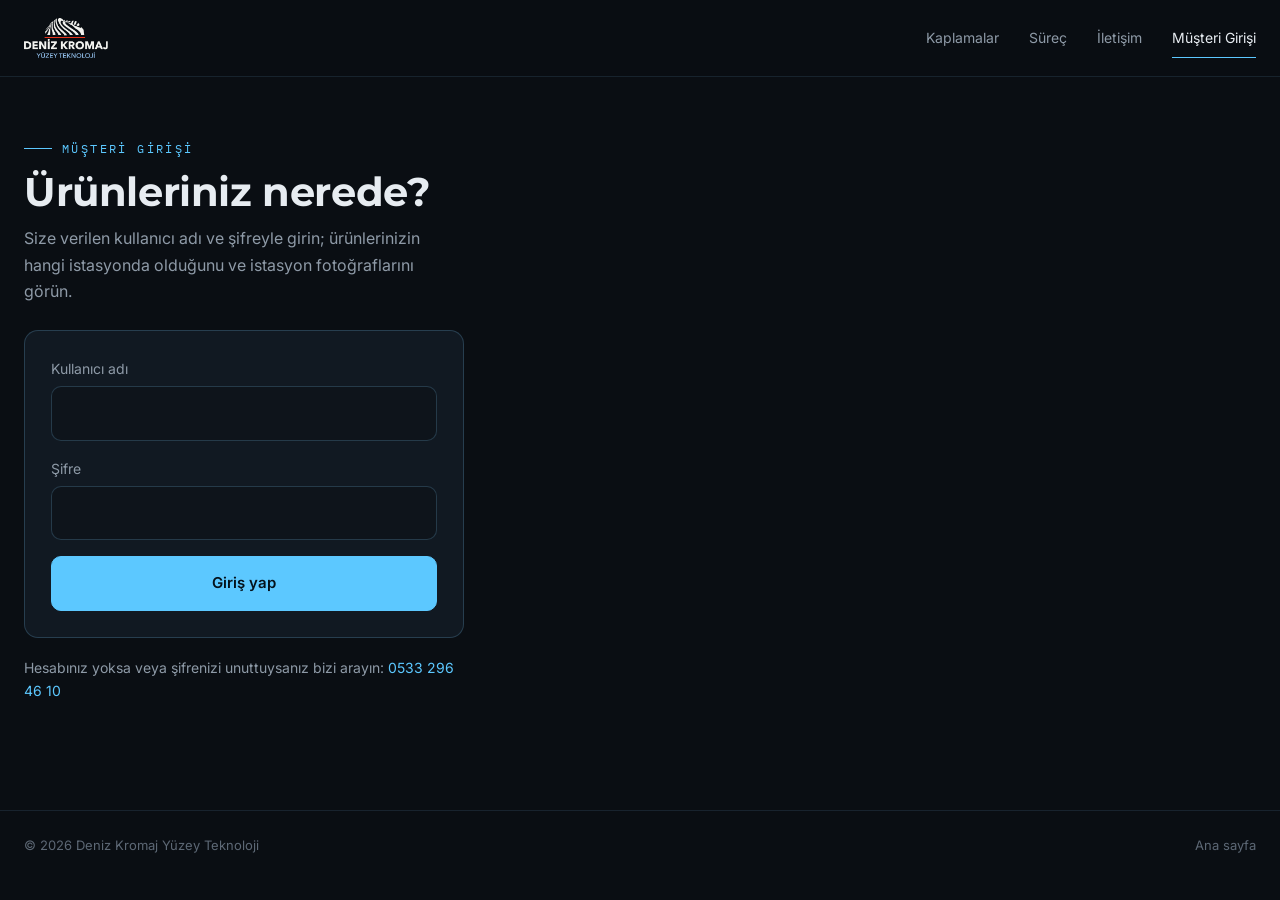
<file: musteri.html>
<!DOCTYPE html>
<html lang="tr">
<head>
<meta charset="utf-8">
<meta name="viewport" content="width=device-width,initial-scale=1">
<title>Müşteri Girişi | Deniz Kromaj Yüzey Teknoloji</title>
<meta name="description" content="Deniz Kromaj müşteri girişi: ürünlerinizin hangi istasyonda olduğunu ve istasyon fotoğraflarını görün.">
<meta name="robots" content="noindex">
<meta name="referrer" content="no-referrer">
<meta name="theme-color" content="#0a0e13">
<link rel="icon" href="assets/logo-renkli.png">
<link rel="preconnect" href="https://fonts.googleapis.com">
<link rel="preconnect" href="https://fonts.gstatic.com" crossorigin>
<link href="https://fonts.googleapis.com/css2?family=IBM+Plex+Mono:wght@500&family=Inter:wght@400;500;600&family=Montserrat:wght@500;600;700&display=swap" rel="stylesheet">
<link rel="stylesheet" href="css/style.css?v=7">
<link rel="stylesheet" href="css/musteri.css?v=4">
</head>
<body class="cp">

<header class="header scrolled" id="top">
  <div class="container">
    <a href="index.html" class="logo" aria-label="Deniz Kromaj ana sayfa">
      <img src="assets/logo-beyaz.png" alt="Deniz Kromaj Yüzey Teknoloji" onerror="this.nextElementSibling.hidden=false;this.remove()">
      <span class="logo-text" hidden>DENİZ KROMAJ<small>YÜZEY TEKNOLOJİ</small></span>
    </a>
    <nav class="nav" id="nav">
      <a href="index.html#kaplamalar">Kaplamalar</a>
      <a href="index.html#surec">Süreç</a>
      <a href="index.html#iletisim">İletişim</a>
      <a href="musteri.html" class="active" aria-current="page">Müşteri Girişi</a>
    </nav>
    <button class="burger" id="burger" aria-label="Menüyü aç"><span></span><span></span><span></span></button>
  </div>
</header>

<main class="cp-main">
  <div class="container">

    <!-- GİRİŞ -->
    <section id="cp-login" class="cp-login" hidden>
      <span class="eyebrow">Müşteri girişi</span>
      <h1>Ürünleriniz nerede?</h1>
      <p class="cp-muted">Size verilen kullanıcı adı ve şifreyle girin; ürünlerinizin hangi istasyonda olduğunu ve istasyon fotoğraflarını görün.</p>
      <form id="cp-form" class="cp-form" novalidate>
        <label>Kullanıcı adı
          <input name="username" autocomplete="username" autocapitalize="none" spellcheck="false" required>
        </label>
        <label>Şifre
          <input name="password" type="password" autocomplete="current-password" required>
        </label>
        <p id="cp-error" class="cp-error" role="alert" hidden></p>
        <button class="btn btn-primary" type="submit">Giriş yap</button>
      </form>
      <p class="cp-muted cp-small">Hesabınız yoksa veya şifrenizi unuttuysanız bizi arayın: <a href="tel:+905332964610">0533 296 46 10</a></p>
    </section>

    <!-- PORTAL -->
    <section id="cp-portal" class="cp-portal" hidden>
      <div class="cp-head">
        <div>
          <span class="eyebrow">Müşteri paneli</span>
          <h1 id="cp-welcome">Hoş geldiniz</h1>
        </div>
        <button id="cp-logout" class="btn" type="button">Çıkış</button>
      </div>
      <p id="cp-status" class="cp-muted" role="status"></p>
      <div id="cp-orders" class="cp-orders"></div>
      <div class="cp-legend" aria-hidden="true">
        <span><i class="dot tamam"></i>Tamamlandı</span>
        <span><i class="dot simdi"></i>Şu an bu aşamada</span>
        <span><i class="dot bekliyor"></i>Bekliyor</span>
      </div>
    </section>

  </div>
</main>

<div id="cp-lightbox" class="cp-lightbox" hidden>
  <button type="button" class="cp-lb-close" aria-label="Kapat">×</button>
  <img alt="">
</div>

<footer class="footer">
  <div class="container">
    <div class="footer-bot">
      <span>© <span id="yr">2026</span> Deniz Kromaj Yüzey Teknoloji</span>
      <span><a href="index.html">Ana sayfa</a></span>
    </div>
  </div>
</footer>

<script src="js/musteri.js?v=4"></script>
</body>
</html>
</file>
<file: css/style.css>
:root{
  --bg:#0a0e13;--bg-2:#0e141b;--surface:#111922;--surface-2:#16202b;
  --line:rgba(120,190,235,.12);--line-2:rgba(120,190,235,.22);
  --text:#e7ecf1;--muted:#8e9aa7;--dim:#5d6875;
  --accent:#5cc8ff;--accent-2:#2e9fe0;--ok:#9be7b0;
  --chrome:linear-gradient(180deg,#ffffff 0%,#dfe5eb 38%,#9aa6b2 56%,#c9d2db 72%,#f4f7fa 100%);
  --chrome-hard:linear-gradient(180deg,#ffffff 0%,#b8c2cd 42%,#45505c 52%,#d3dbe3 63%,#f6f8fb 100%);
  --radius:14px;--max:1240px;
  --f-head:'Montserrat',system-ui,sans-serif;--f-body:'Inter',system-ui,sans-serif;--f-mono:'IBM Plex Mono',ui-monospace,monospace;
}
*{box-sizing:border-box;margin:0;padding:0}
html{scroll-behavior:smooth;scroll-padding-top:84px}
body{background:var(--bg);color:var(--text);font-family:var(--f-body);font-size:16px;line-height:1.65;-webkit-font-smoothing:antialiased;overflow-x:hidden}
img{max-width:100%;display:block}
a{color:inherit;text-decoration:none}
button,input,select,textarea{font:inherit;color:inherit}
.container{width:min(100% - 48px,var(--max));margin-inline:auto}
.mono{font-family:var(--f-mono);font-size:12px;letter-spacing:.14em;text-transform:uppercase}
.eyebrow{font-family:var(--f-mono);font-size:12px;letter-spacing:.2em;text-transform:uppercase;color:var(--accent);display:inline-flex;align-items:center;gap:10px}
.eyebrow::before{content:"";width:28px;height:1px;background:var(--accent)}
.chrome-text{background:var(--chrome);-webkit-background-clip:text;background-clip:text;color:transparent}
h1,h2,h3{font-family:var(--f-head);font-weight:700;line-height:1.12;letter-spacing:-.01em}
h2{font-size:clamp(30px,4vw,46px);margin:14px 0 16px}
.lead{color:var(--muted);font-size:18px;max-width:640px}
section{position:relative;padding:120px 0}
.grid-bg{background-image:linear-gradient(var(--line) 1px,transparent 1px),linear-gradient(90deg,var(--line) 1px,transparent 1px);background-size:48px 48px}
.btn{display:inline-flex;align-items:center;gap:10px;padding:14px 22px;border-radius:10px;font-weight:600;font-size:15px;border:1px solid var(--line-2);transition:.25s;cursor:pointer;background:transparent}
.btn:hover{border-color:var(--accent);color:#fff}
.btn-primary{background:var(--accent);border-color:var(--accent);color:#04121c}
.btn-primary:hover{background:#86d8ff;color:#04121c}
.btn svg{width:18px;height:18px}

/* header */
.header{position:fixed;inset:0 0 auto;z-index:50;transition:.3s;border-bottom:1px solid transparent}
.header.scrolled{background:rgba(10,14,19,.82);backdrop-filter:blur(14px);-webkit-backdrop-filter:blur(14px);border-color:var(--line)}
.header .container{display:flex;align-items:center;justify-content:space-between;height:76px}
.logo{display:flex;align-items:center;gap:12px}
.logo img{height:40px;width:auto}
.logo-text{font-family:var(--f-head);font-weight:700;letter-spacing:.08em;font-size:15px;line-height:1.1}
.logo-text small{display:block;font-family:var(--f-mono);font-weight:500;font-size:10px;letter-spacing:.24em;color:var(--muted)}
.nav{display:flex;align-items:center;gap:30px}
.nav a{font-size:14px;color:var(--muted);transition:.2s;position:relative}
.nav a:hover,.nav a.active{color:var(--text)}
.nav a.active::after{content:"";position:absolute;left:0;right:0;bottom:-8px;height:1px;background:var(--accent)}
.nav .btn{padding:10px 18px;font-size:14px;color:#04121c}
.burger{display:none;background:none;border:0;width:40px;height:40px;cursor:pointer}
.burger span{display:block;width:22px;height:2px;background:var(--text);margin:5px auto;transition:.3s}

/* hero */
.hero{min-height:100vh;padding:150px 0 90px;display:flex;align-items:center;overflow:hidden}
.hero::before{content:"";position:absolute;inset:0;background:radial-gradient(ellipse at 70% 40%,rgba(46,159,224,.16),transparent 55%),radial-gradient(ellipse at 10% 90%,rgba(46,159,224,.08),transparent 50%)}
.hero .grid-bg{position:absolute;inset:0;opacity:.6;mask-image:radial-gradient(ellipse at 60% 45%,#000 20%,transparent 75%);-webkit-mask-image:radial-gradient(ellipse at 60% 45%,#000 20%,transparent 75%)}
.hero-inner{position:relative;display:grid;grid-template-columns:1.05fr .95fr;gap:60px;align-items:center}
.hero h1{font-size:clamp(44px,6.4vw,88px);margin:22px 0 24px}
.hero h1 .chrome-text{display:block}
.hero p.lead{font-size:19px}
.hero-ctas{display:flex;gap:14px;margin-top:36px;flex-wrap:wrap}
.hero-tags{display:flex;gap:10px;flex-wrap:wrap;margin-top:44px}
.tag{font-family:var(--f-mono);font-size:11px;letter-spacing:.12em;padding:7px 11px;border:1px solid var(--line-2);border-radius:6px;color:var(--muted)}
.hero-visual{position:relative;aspect-ratio:1/1;border:1px solid var(--line);border-radius:20px;background:linear-gradient(180deg,rgba(17,25,34,.7),rgba(10,14,19,.4));overflow:hidden}
.hero-visual svg{width:100%;height:100%}
.hv-label{position:absolute;font-family:var(--f-mono);font-size:11px;letter-spacing:.14em;color:var(--dim)}
.hv-label b{color:var(--accent);font-weight:500}
.corner{position:absolute;width:22px;height:22px;border-color:var(--accent);opacity:.6}
.corner.tl{top:14px;left:14px;border-top:1px solid;border-left:1px solid}
.corner.tr{top:14px;right:14px;border-top:1px solid;border-right:1px solid}
.corner.bl{bottom:14px;left:14px;border-bottom:1px solid;border-left:1px solid}
.corner.br{bottom:14px;right:14px;border-bottom:1px solid;border-right:1px solid}
.scan{position:absolute;left:0;right:0;height:80px;background:linear-gradient(180deg,transparent,rgba(92,200,255,.12),transparent);border-bottom:1px solid rgba(92,200,255,.35);animation:scan 5s linear infinite}
@keyframes scan{from{top:-80px}to{top:100%}}
.draw path,.draw line,.draw circle,.draw rect,.draw polyline{stroke-dasharray:1200;stroke-dashoffset:1200;animation:draw 2.6s ease forwards}
@keyframes draw{to{stroke-dashoffset:0}}

/* stats */
.stats{padding:0;border-block:1px solid var(--line);background:var(--bg-2)}
.stats .container{display:grid;grid-template-columns:repeat(4,1fr)}
.stat{padding:38px 28px;border-left:1px solid var(--line)}
.stat:last-child{border-right:1px solid var(--line)}
.stat .num{font-family:var(--f-head);font-weight:700;font-size:44px;line-height:1}
.stat .num small{font-size:18px;color:var(--muted);margin-left:4px}
.stat p{color:var(--muted);font-size:14px;margin-top:10px}

/* ticker */
.ticker{overflow:hidden;border-bottom:1px solid var(--line);padding:16px 0;background:var(--bg);contain:paint;position:relative;z-index:1}
.ticker-track{display:flex;gap:48px;padding-right:48px;width:max-content;animation:tick 40s linear infinite;will-change:transform;transform:translate3d(0,0,0);backface-visibility:hidden;-webkit-backface-visibility:hidden}
.ticker span{font-family:var(--f-mono);font-size:13px;letter-spacing:.16em;color:var(--dim);white-space:nowrap}
.ticker span b{color:var(--accent);font-weight:500}
@keyframes tick{from{transform:translate3d(0,0,0)}to{transform:translate3d(-50%,0,0)}}

/* section head */
.sec-head{display:flex;justify-content:space-between;align-items:flex-end;gap:40px;margin-bottom:56px;flex-wrap:wrap}
.sec-head .lead{max-width:520px}

/* coatings */
.filters{display:flex;gap:8px;flex-wrap:wrap}
.chip{padding:9px 16px;border-radius:999px;border:1px solid var(--line-2);background:transparent;font-size:13px;color:var(--muted);cursor:pointer;transition:.2s}
.chip:hover{color:var(--text)}
.chip.on{background:var(--text);color:var(--bg);border-color:var(--text)}
.coatings{display:grid;grid-template-columns:repeat(4,1fr);gap:18px}
.card-body{padding:22px 20px 20px}
.card.cta-card{justify-content:center;padding:32px 26px;background:linear-gradient(160deg,rgba(46,159,224,.18),var(--surface) 70%);border-color:rgba(92,200,255,.3)}
.cta-card h3{font-size:24px;margin:16px 0 10px}
.cta-card p{margin-bottom:24px}
.cta-card svg.big{width:44px;height:44px;color:var(--accent)}
.card{position:relative;border:1px solid var(--line);border-radius:var(--radius);background:linear-gradient(180deg,var(--surface),var(--bg-2));overflow:hidden;display:flex;flex-direction:column;transition:transform .35s,border-color .35s,opacity .35s}
.card:hover{transform:translateY(-4px);border-color:var(--line-2)}
.card.hide{display:none}
.card-media{position:relative;aspect-ratio:16/10;background:radial-gradient(circle at 50% 55%,rgba(92,200,255,.10),transparent 60%),var(--bg);border-bottom:1px solid var(--line);display:grid;place-items:center;overflow:hidden}
.card-media img{position:absolute;inset:0;width:100%;height:100%;object-fit:cover;transition:transform .6s}
.card:hover .card-media img{transform:scale(1.05)}
.card-media:not(.noimg)::after{content:"";position:absolute;inset:0;background:linear-gradient(180deg,rgba(10,14,19,.55),transparent 35%);pointer-events:none}
.card-media .mono,.card-media .thk{z-index:1}
.card-media:not(.noimg) .mono{color:#fff;text-shadow:0 1px 3px rgba(0,0,0,.8)}
.swatch{width:120px;height:120px;border-radius:50%;background:radial-gradient(circle at 35% 30%,rgba(255,255,255,.75),transparent 35%),var(--tone);box-shadow:inset -14px -18px 30px rgba(0,0,0,.55),0 24px 50px rgba(0,0,0,.5);display:none}
.card-media.noimg .swatch{display:block}
.card-media .mono{position:absolute;top:14px;left:16px;color:var(--dim);font-size:11px}
.thk{position:absolute;top:12px;right:14px;font-family:var(--f-mono);font-size:12px;color:var(--accent);background:rgba(10,14,19,.8);border:1px solid var(--line-2);padding:5px 9px;border-radius:6px}
.card-body{display:flex;flex-direction:column;flex:1}
.card h3{font-size:22px;margin-bottom:8px}
.card p{color:var(--muted);font-size:15px}
.stds{display:flex;gap:6px;flex-wrap:wrap;margin:16px 0}
.std{font-family:var(--f-mono);font-size:11px;letter-spacing:.06em;padding:4px 8px;border-radius:5px;background:rgba(92,200,255,.08);color:var(--accent);border:1px solid rgba(92,200,255,.22)}
.std.none{color:var(--muted);background:transparent;border-color:var(--line-2)}
.meta{border-top:1px solid var(--line);margin-top:auto;padding-top:14px;display:grid;gap:6px;font-size:13px}
.meta div{display:flex;justify-content:space-between;gap:16px}
.meta dt{color:var(--dim)}
.meta dd{text-align:right}
.card-cta{margin-top:18px;display:flex;align-items:center;justify-content:space-between;font-size:14px;font-weight:600;color:var(--accent)}
.card-cta svg{width:18px;transition:.25s}
.card-cta:hover svg{transform:translateX(4px)}
.card-wa{margin-top:14px;display:flex;align-items:center;justify-content:center;gap:10px;padding:12px 16px;border-radius:10px;background:#25d366;color:#04121c;font-weight:700;font-size:14px;transition:.25s}
.card-wa:hover{background:#3be37a;transform:translateY(-1px)}
.card-wa svg{width:20px;height:20px;flex:none}

/* tesis videosu */
.facility{padding:100px 0;background:var(--bg-2);border-bottom:1px solid var(--line)}
.facility .sec-head{margin-bottom:36px}
.video-frame{position:relative;border:1px solid var(--line-2);border-radius:var(--radius);overflow:hidden;background:#000;box-shadow:0 30px 80px rgba(0,0,0,.45)}
.video-frame video{display:block;width:100%;height:auto;aspect-ratio:16/9;object-fit:cover}

/* layer model */
.layers{background:var(--bg-2);border-block:1px solid var(--line)}
.layers-inner{display:grid;grid-template-columns:1fr 1fr;gap:70px;align-items:center}
.stack{position:relative;padding:70px 40px 70px 130px;border:1px solid var(--line);border-radius:20px;background:linear-gradient(var(--line) 1px,transparent 1px) 0 0/40px 40px,linear-gradient(90deg,var(--line) 1px,transparent 1px) 0 0/40px 40px,var(--bg)}
.stack .hv-label{font-size:11px}
.plate{position:relative;height:var(--h);margin-bottom:6px;border-radius:6px;cursor:pointer;transition:.35s;border:1px solid transparent}
.plate::after{content:attr(data-um);position:absolute;left:-90px;top:50%;transform:translateY(-50%);font-family:var(--f-mono);font-size:11px;color:var(--dim);letter-spacing:.08em;width:80px;text-align:right}
.plate.post{--h:24px;background:linear-gradient(90deg,rgba(155,231,176,.25),rgba(155,231,176,.08))}
.plate.coat{--h:64px;background:var(--chrome-hard)}
.plate.pre{--h:30px;background:repeating-linear-gradient(45deg,rgba(92,200,255,.35) 0 6px,rgba(92,200,255,.1) 6px 12px)}
.plate.base{--h:190px;background:linear-gradient(180deg,#2b333c,#161c22);background-image:linear-gradient(180deg,#2b333c,#161c22),repeating-linear-gradient(-45deg,transparent 0 10px,rgba(255,255,255,.03) 10px 11px)}
.plate.on{border-color:var(--accent);box-shadow:0 0 0 4px rgba(92,200,255,.12);transform:translateX(10px)}
.steps-list{display:grid;gap:4px}
.lstep{padding:20px 22px;border-radius:12px;border:1px solid transparent;cursor:pointer;transition:.25s}
.lstep .mono{color:var(--dim)}
.lstep h3{font-size:19px;margin:6px 0 4px}
.lstep p{color:var(--muted);font-size:15px}
.lstep.on{border-color:var(--line-2);background:var(--surface)}
.lstep.on .mono{color:var(--accent)}

/* process */
.process{display:grid;grid-template-columns:repeat(5,1fr);gap:0;position:relative;margin-top:20px}
.process::before{content:"";position:absolute;top:27px;left:28px;right:28px;height:1px;background:linear-gradient(90deg,var(--accent),var(--line-2))}
.pstep{position:relative;padding-right:22px}
.pnum{width:56px;height:56px;border-radius:50%;display:grid;place-items:center;background:var(--bg);border:1px solid var(--line-2);font-family:var(--f-mono);font-size:14px;color:var(--accent);position:relative;z-index:1;margin-bottom:24px}
.pstep:first-child .pnum{border-color:var(--accent);box-shadow:0 0 0 6px rgba(92,200,255,.1)}
.pstep h3{font-size:18px;margin-bottom:8px}
.pstep p{color:var(--muted);font-size:14.5px}

/* standards */
.std-wrap{display:grid;grid-template-columns:.85fr 1.15fr;gap:60px;align-items:start}
.std-table{width:100%;border-collapse:collapse;border:1px solid var(--line);border-radius:var(--radius);overflow:hidden}
.std-table th,.std-table td{text-align:left;padding:16px 20px;border-bottom:1px solid var(--line);font-size:15px}
.std-table th{font-family:var(--f-mono);font-size:11px;letter-spacing:.16em;color:var(--dim);font-weight:500;background:var(--bg-2)}
.std-table td:first-child{font-family:var(--f-mono);color:var(--accent);font-size:14px;white-space:nowrap}
.std-table tr:last-child td{border-bottom:0}
.std-table tbody tr{transition:.2s}
.std-table tbody tr:hover{background:var(--surface)}
.org{font-family:var(--f-mono);font-size:10px;padding:3px 7px;border-radius:4px;border:1px solid var(--line-2);color:var(--muted)}
.note{margin-top:22px;padding:18px 20px;border-left:2px solid var(--accent);background:var(--surface);color:var(--muted);font-size:14.5px}

/* sectors */
.sectors{display:grid;grid-template-columns:repeat(3,1fr);gap:20px}
.sector{border:1px solid var(--line);border-radius:var(--radius);padding:30px;background:var(--surface);position:relative;overflow:hidden;transition:.3s}
.sector:hover{border-color:var(--line-2)}
.sector svg.ico{width:34px;height:34px;color:var(--accent);margin-bottom:22px}
.sector h3{font-size:20px;margin-bottom:8px}
.sector p{color:var(--muted);font-size:15px}
.sector.main{grid-row:span 2;background:linear-gradient(180deg,rgba(46,159,224,.14),var(--surface) 60%);border-color:rgba(92,200,255,.3);display:flex;flex-direction:column}
.sector.main h3{font-size:30px}
.sector.main .badge{align-self:flex-start;margin-bottom:22px;font-family:var(--f-mono);font-size:11px;letter-spacing:.16em;color:#04121c;background:var(--accent);padding:5px 10px;border-radius:5px}
.sector.main svg.bp{margin-top:auto;width:100%;height:auto;opacity:.85}

/* about */
.about-inner{display:grid;grid-template-columns:1.1fr .9fr;gap:70px;align-items:center}
.facts{display:grid;grid-template-columns:1fr 1fr;gap:16px}
.fact{border:1px solid var(--line);border-radius:12px;padding:22px;background:var(--surface)}
.fact .mono{color:var(--accent)}
.fact h3{font-size:17px;margin-top:10px}
.fact p{color:var(--muted);font-size:14px;margin-top:4px}

/* contact */
.contact{background:var(--bg-2);border-top:1px solid var(--line)}
.contact-inner{display:grid;grid-template-columns:1.2fr .8fr;gap:40px}
.form{border:1px solid var(--line);border-radius:18px;padding:36px;background:var(--surface)}
.form-grid{display:grid;grid-template-columns:1fr 1fr;gap:16px}
.field{display:grid;gap:7px}
.field.full{grid-column:1/-1}
.field label{font-family:var(--f-mono);font-size:11px;letter-spacing:.14em;color:var(--muted);text-transform:uppercase}
.field input,.field select,.field textarea{width:100%;background:var(--bg);border:1px solid var(--line-2);border-radius:10px;padding:13px 14px;font-size:15px;outline:none;transition:.2s}
.field textarea{min-height:120px;resize:vertical}
.field input:focus,.field select:focus,.field textarea:focus{border-color:var(--accent);box-shadow:0 0 0 4px rgba(92,200,255,.12)}
.field .err{color:#ff8a8a;font-size:13px;display:none}
.field.bad .err{display:block}
.field.bad input{border-color:#ff8a8a}
.form-foot{display:flex;justify-content:space-between;align-items:center;gap:20px;margin-top:22px;flex-wrap:wrap}
.form-foot p{color:var(--dim);font-size:13px;max-width:360px}
.info{display:grid;gap:14px;align-content:start}
.info-item{display:flex;gap:16px;padding:22px;border:1px solid var(--line);border-radius:14px;background:var(--surface);transition:.2s}
a.info-item:hover{border-color:var(--accent)}
.info-item svg{width:22px;height:22px;color:var(--accent);flex-shrink:0;margin-top:3px}
.info-item .mono{color:var(--dim);font-size:11px}
.info-item strong{display:block;font-weight:500;margin-top:3px}
.hours{font-size:14px;color:var(--muted);margin-top:4px}

/* footer */
.footer{border-top:1px solid var(--line);padding:56px 0 34px}
.footer-top{display:flex;justify-content:space-between;gap:40px;flex-wrap:wrap;padding-bottom:36px;border-bottom:1px solid var(--line)}
.footer nav{display:flex;gap:26px;flex-wrap:wrap}
.footer nav a{color:var(--muted);font-size:14px}
.footer nav a:hover{color:var(--text)}
.footer-bot{display:flex;justify-content:space-between;gap:20px;flex-wrap:wrap;padding-top:24px;color:var(--dim);font-size:13px}

/* whatsapp */
.wa{position:fixed;right:22px;bottom:22px;z-index:40;width:56px;height:56px;border-radius:50%;background:#25d366;display:grid;place-items:center;box-shadow:0 10px 30px rgba(0,0,0,.4);transition:.25s}
.wa:hover{transform:scale(1.07)}
.wa svg{width:28px;height:28px;color:#fff}

/* reveal */
.rv{opacity:0;transform:translateY(26px);transition:opacity .8s ease,transform .8s ease}
.rv.in{opacity:1;transform:none}

/* intro */
#intro{position:fixed;inset:0;z-index:100;background:#0a0e13;transition:opacity .8s ease}
#intro canvas{width:100%;height:100%;display:block}
#intro.out{opacity:0;pointer-events:none}
#intro-skip{position:absolute;right:28px;bottom:26px;background:rgba(10,14,19,.6);border:1px solid var(--line-2);color:var(--muted);font-family:var(--f-mono);font-size:12px;letter-spacing:.18em;padding:10px 16px;border-radius:8px;cursor:pointer}
#intro-skip:hover{color:#fff;border-color:var(--accent)}
body.intro-on{overflow:hidden}

@media (max-width:1180px){.coatings{grid-template-columns:repeat(2,1fr)}}
@media (max-width:1080px){
  .hero-inner,.layers-inner,.std-wrap,.about-inner,.contact-inner{grid-template-columns:1fr;gap:48px}
  .hero-visual{max-width:560px}
  .process{grid-template-columns:1fr;gap:26px}
  .process::before{top:28px;bottom:28px;left:27px;right:auto;width:1px;height:auto;background:linear-gradient(180deg,var(--accent),var(--line-2))}
  .pstep{display:grid;grid-template-columns:56px 1fr;gap:20px}
  .pnum{margin:0}
  .sectors{grid-template-columns:1fr 1fr}
}
@media (max-width:820px){
  section{padding:84px 0}
  .facility{padding:72px 0}
  .nav{position:fixed;top:76px;left:0;right:0;flex-direction:column;align-items:flex-start;gap:0;background:rgba(10,14,19,.97);border-bottom:1px solid var(--line);padding:10px 24px 24px;transform:translateY(-120%);transition:.35s;z-index:-1}
  .nav.open{transform:none}
  .nav a{padding:14px 0;width:100%;border-bottom:1px solid var(--line);font-size:16px}
  .nav a.active::after{display:none}
  .nav .btn{margin-top:16px;width:auto;border-bottom:0;justify-content:center}
  .burger{display:block}
  .hero-visual .hv-label{font-size:9px}
  .hero-visual .hv-label:nth-of-type(6),.hero-visual .hv-label:nth-of-type(8){display:none}
  .stat{padding:28px 20px}.stat .num{font-size:34px}
  .stack{padding-top:64px!important}
  .stack .hv-label{font-size:9px}
  #intro-skip{right:50%;transform:translateX(50%);bottom:72px}
  .burger.x span:nth-child(1){transform:translateY(7px) rotate(45deg)}
  .burger.x span:nth-child(2){opacity:0}
  .burger.x span:nth-child(3){transform:translateY(-7px) rotate(-45deg)}
  .stats .container{grid-template-columns:1fr 1fr}
  .stat{border-bottom:1px solid var(--line)}
  .stat:nth-child(2){border-right:1px solid var(--line)}
  .coatings{grid-template-columns:1fr}
  .sectors,.facts,.form-grid{grid-template-columns:1fr}
  .sector.main{grid-row:auto}
  .form{padding:24px}
  .std-table th:nth-child(3),.std-table td:nth-child(3){display:none}
  .stack{padding:44px 18px 44px 92px}
  .plate::after{left:-72px;width:64px}
}
@media (prefers-reduced-motion:reduce){*{animation:none!important;transition:none!important}.rv{opacity:1;transform:none}}
</file>
<file: css/musteri.css>
/* Müşteri girişi / paneli */
.cp-main{padding:130px 0 80px;min-height:calc(100vh - 90px)}
.cp-main section{padding:0}
.cp-main h1{font-size:clamp(28px,4vw,40px);margin:12px 0 10px}
.cp-muted{color:var(--muted)}
.cp-small{font-size:14px;margin-top:18px}
.cp-small a{color:var(--accent)}

.cp-login{max-width:440px}
.cp-form{display:flex;flex-direction:column;gap:16px;margin-top:26px;padding:26px;border:1px solid var(--line-2);border-radius:var(--radius);background:var(--surface)}
.cp-form label{display:flex;flex-direction:column;gap:6px;font-size:14px;color:var(--muted)}
.cp-form input{background:var(--bg-2);border:1px solid var(--line-2);border-radius:10px;padding:13px 14px;font-size:16px;color:var(--text)}
.cp-form input:focus{outline:2px solid var(--accent);outline-offset:1px;border-color:transparent}
.cp-form .btn{justify-content:center}
.cp-form .btn[disabled]{opacity:.6;cursor:wait}
.cp-error{color:#ffb4a8;background:rgba(255,90,70,.08);border:1px solid rgba(255,90,70,.3);border-radius:10px;padding:10px 12px;font-size:14px}

.cp-head{display:flex;justify-content:space-between;align-items:flex-end;gap:20px;flex-wrap:wrap;margin-bottom:8px}
.cp-head .btn{padding:10px 18px;font-size:14px}
.cp-orders{display:flex;flex-direction:column;gap:16px;margin-top:22px}

/* Devam eden / tamamlanan iş kutuları */
.cp-group{border:1px solid var(--line-2);border-radius:var(--radius);background:var(--surface)}
.cp-group-head{all:unset;box-sizing:border-box;width:100%;display:flex;align-items:center;justify-content:space-between;gap:12px;padding:20px 22px;cursor:pointer;border-radius:var(--radius)}
.cp-group-head:hover{background:rgba(255,255,255,.03)}
.cp-group-head:focus-visible{outline:2px solid var(--accent);outline-offset:2px}
.cp-group-title{display:inline-flex;align-items:center;gap:12px;font-family:var(--f-head);font-size:20px;font-weight:600}
.cp-group-title .dot{width:14px;height:14px}
.cp-group-right{display:inline-flex;align-items:center;gap:14px}
.cp-count{min-width:30px;padding:3px 10px;border-radius:999px;background:var(--bg-2);border:1px solid var(--line-2);font-family:var(--f-mono);font-size:14px;text-align:center}
.cp-chev{font-size:28px;line-height:1;color:var(--muted);transform:rotate(90deg);transition:transform .2s}
.cp-group.open .cp-chev{transform:rotate(-90deg)}
.cp-group-body{display:flex;flex-direction:column;gap:16px;padding:0 16px 16px}
.cp-group-body[hidden]{display:none}
.cp-group-body .cp-card{background:var(--bg-2)}

.cp-card{border:1px solid var(--line-2);border-radius:var(--radius);background:var(--surface);padding:22px 22px 18px}
.cp-card-top{display:flex;justify-content:space-between;gap:16px;flex-wrap:wrap}
.cp-card h2{font-size:20px;margin:4px 0 2px}
.cp-no{font-family:var(--f-mono);font-size:12px;letter-spacing:.14em;color:var(--accent)}
.cp-qty{color:var(--muted);font-size:14px}
.cp-eta{text-align:right}
.cp-eta small{display:block;color:var(--muted);font-size:12px;font-family:var(--f-mono);letter-spacing:.1em;text-transform:uppercase}
.cp-eta strong{font-family:var(--f-head);font-size:18px}
.cp-eta.done strong{color:#22c55e}

/* İnce çizgi akışı */
.cp-flow{list-style:none;display:flex;margin:26px -6px 4px;padding:0 0 10px;overflow-x:auto;scrollbar-width:thin}
.cp-flow li{flex:1 0 108px;position:relative;text-align:center;padding:0 6px}
.cp-flow li::before{content:"";position:absolute;top:8px;left:-50%;width:100%;height:2px;background:var(--line-2)}
.cp-flow li:first-child::before{display:none}
.cp-flow li.tamam::before,.cp-flow li.simdi::before{background:#22c55e}
.cp-flow button{all:unset;cursor:default;display:flex;flex-direction:column;align-items:center;gap:8px;width:100%;position:relative;z-index:1}
.cp-flow button.has-photos{cursor:pointer}
.cp-flow button:focus-visible{outline:2px solid var(--accent);outline-offset:4px;border-radius:6px}
.cp-flow .name{font-size:13px;line-height:1.3;color:var(--muted)}
.cp-flow .tamam .name{color:var(--text)}
.cp-flow .simdi .name{color:#fbbf24;font-weight:600}
.cp-flow .date{font-size:11px;color:var(--dim);font-family:var(--f-mono)}
.cp-flow li{flex-basis:128px}
.cp-flow .cam{display:flex;flex-direction:column;align-items:center;gap:4px;margin-top:2px;padding:8px 10px;border:1px solid var(--line-2);border-radius:10px;background:rgba(92,200,255,.06);color:var(--accent);transition:.2s}
.cp-flow .cam-top{display:inline-flex;align-items:center;gap:6px;font-size:13px;font-weight:600}
.cp-flow .cam svg{width:22px;height:22px;flex:none}
.cp-flow .cam-cta{font-size:11px;line-height:1.3;color:var(--muted)}
.cp-flow button.has-photos:hover .cam,.cp-flow li.open .cam{border-color:var(--accent);background:rgba(92,200,255,.14)}
.cp-flow button.has-photos:hover .cam-cta,.cp-flow li.open .cam-cta{color:var(--text)}
.cp-flow li.open .name{text-decoration:underline;text-underline-offset:4px}

.dot{width:18px;height:18px;border-radius:50%;display:inline-block;background:var(--bg-2);border:2px solid var(--line-2);flex:none}
.dot.tamam{background:#22c55e;border-color:#22c55e}
.dot.simdi{background:#f59e0b;border-color:#f59e0b;box-shadow:0 0 0 0 rgba(245,158,11,.6);animation:cp-blink 1.2s ease-in-out infinite}
@keyframes cp-blink{0%,100%{opacity:1;box-shadow:0 0 0 0 rgba(245,158,11,.55)}50%{opacity:.3;box-shadow:0 0 0 8px rgba(245,158,11,0)}}
@media (prefers-reduced-motion:reduce){.dot.simdi{animation:none;opacity:1}}

/* Fotoğraflar */
.cp-photos{margin-top:14px;padding-top:14px;border-top:1px solid var(--line)}
.cp-photos p{font-size:13px;color:var(--muted);margin-bottom:10px}
.cp-strip{display:flex;gap:10px;overflow-x:auto;padding-bottom:6px}
.cp-strip button{all:unset;cursor:pointer;flex:none;border-radius:10px;overflow:hidden;border:1px solid var(--line-2)}
.cp-strip button:focus-visible{outline:2px solid var(--accent)}
.cp-strip img{width:120px;height:90px;object-fit:cover}

.cp-legend{display:flex;gap:20px;flex-wrap:wrap;margin-top:22px;font-size:13px;color:var(--muted)}
.cp-legend span{display:inline-flex;align-items:center;gap:8px}
.cp-legend .dot{width:12px;height:12px}

.cp-empty{padding:30px;border:1px dashed var(--line-2);border-radius:var(--radius);color:var(--muted);text-align:center}

.cp-lightbox{position:fixed;inset:0;z-index:100;background:rgba(4,8,12,.92);display:flex;align-items:center;justify-content:center;padding:16px}
.cp-lightbox[hidden]{display:none}
.cp-lightbox img{max-width:100%;max-height:100%;border-radius:8px}
.cp-lb-close{position:absolute;top:12px;right:16px;background:none;border:0;color:#fff;font-size:40px;line-height:1;cursor:pointer}

body.cp .footer{padding:24px 0}
body.cp .footer-bot{border:0;padding-top:0}

@media (max-width:820px){
  .container{width:min(100% - 32px,var(--max))}
  .cp-main{padding-top:110px}
  .cp-card{padding:18px 16px 14px}
  .cp-eta{text-align:left}
}
</file>
